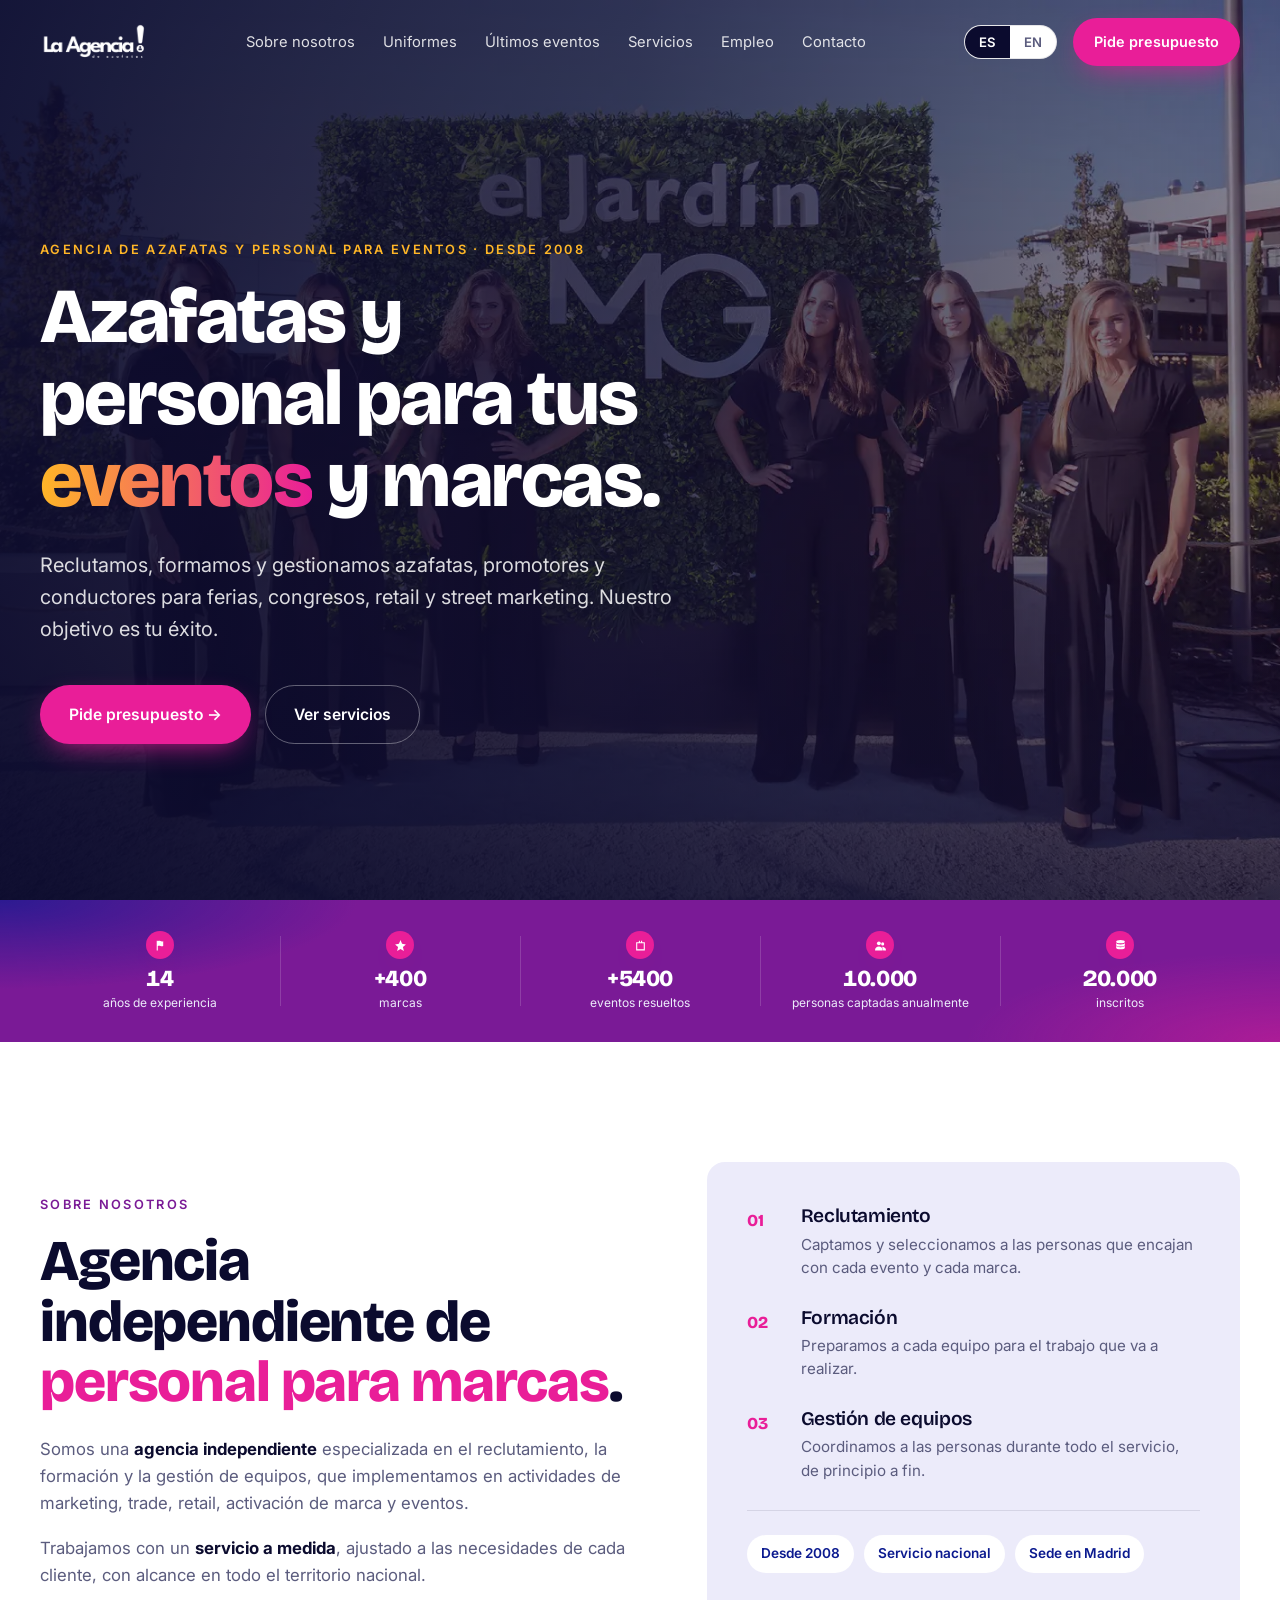
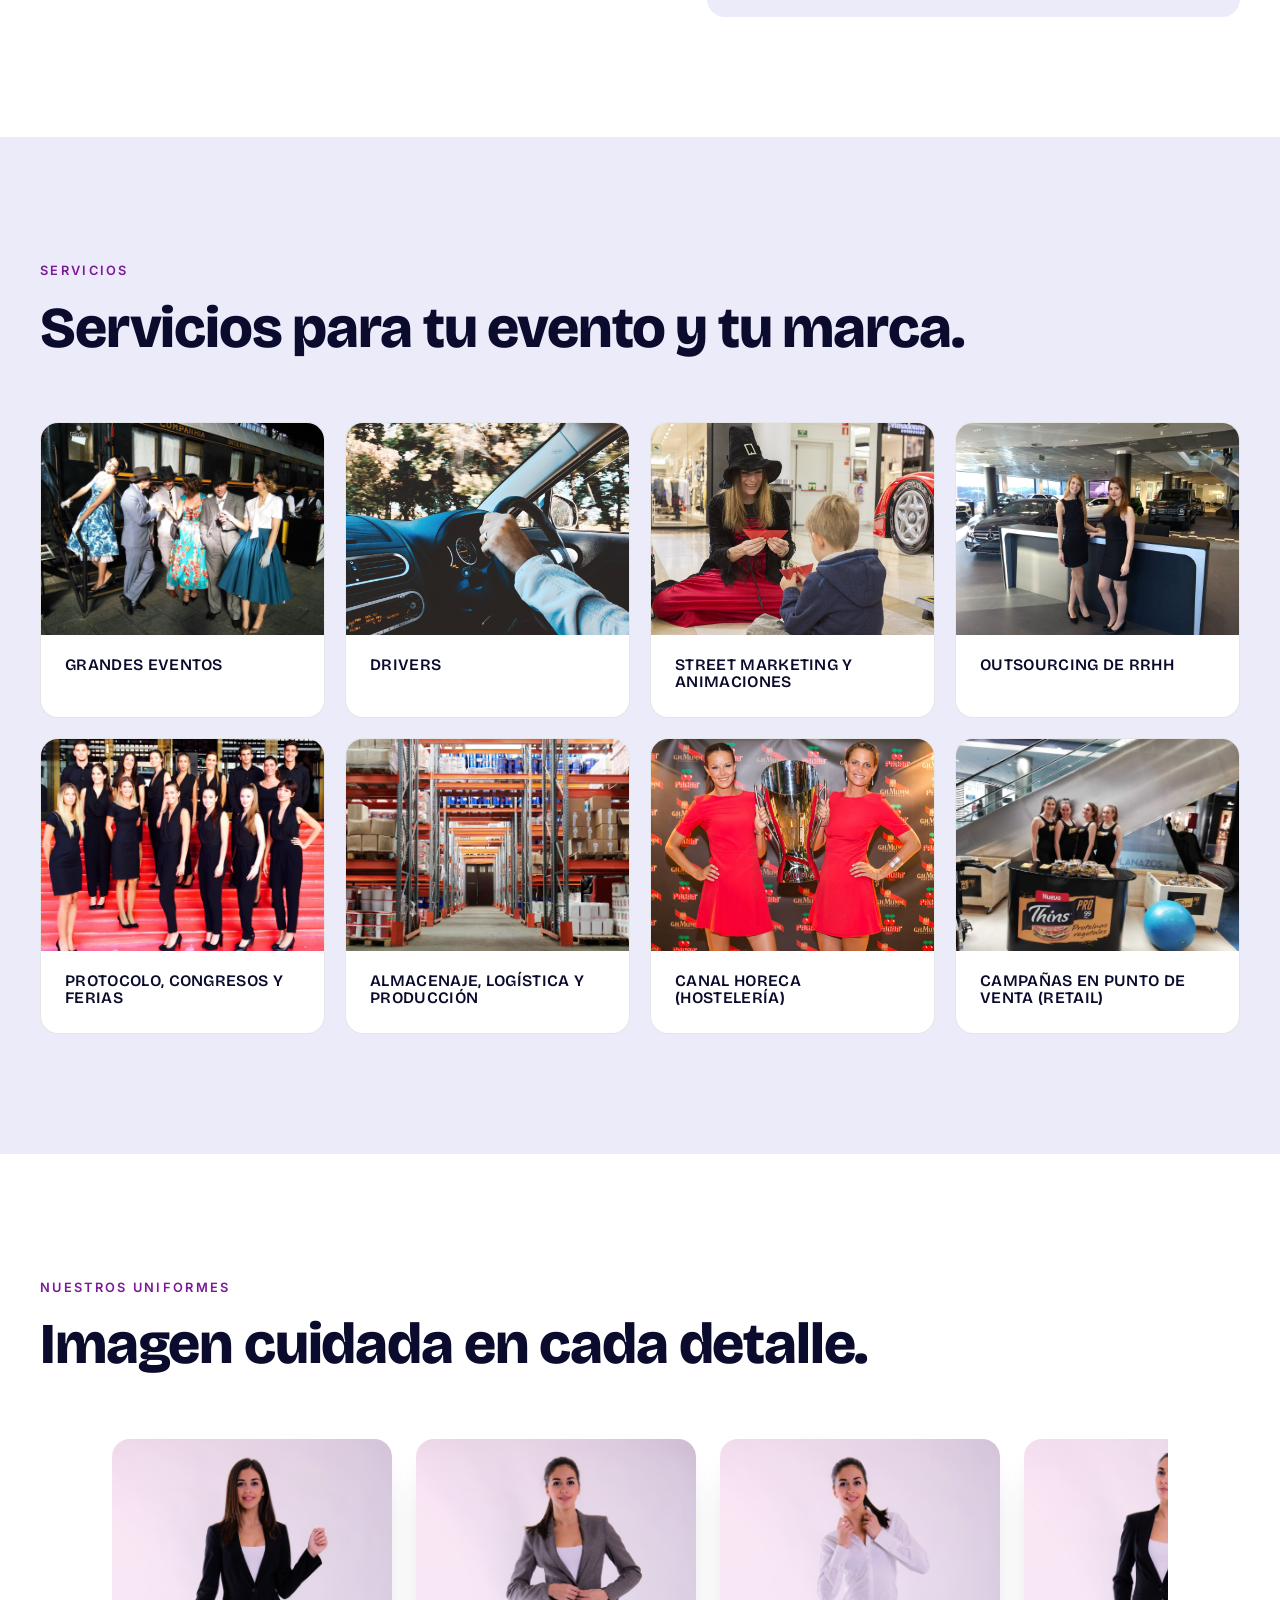
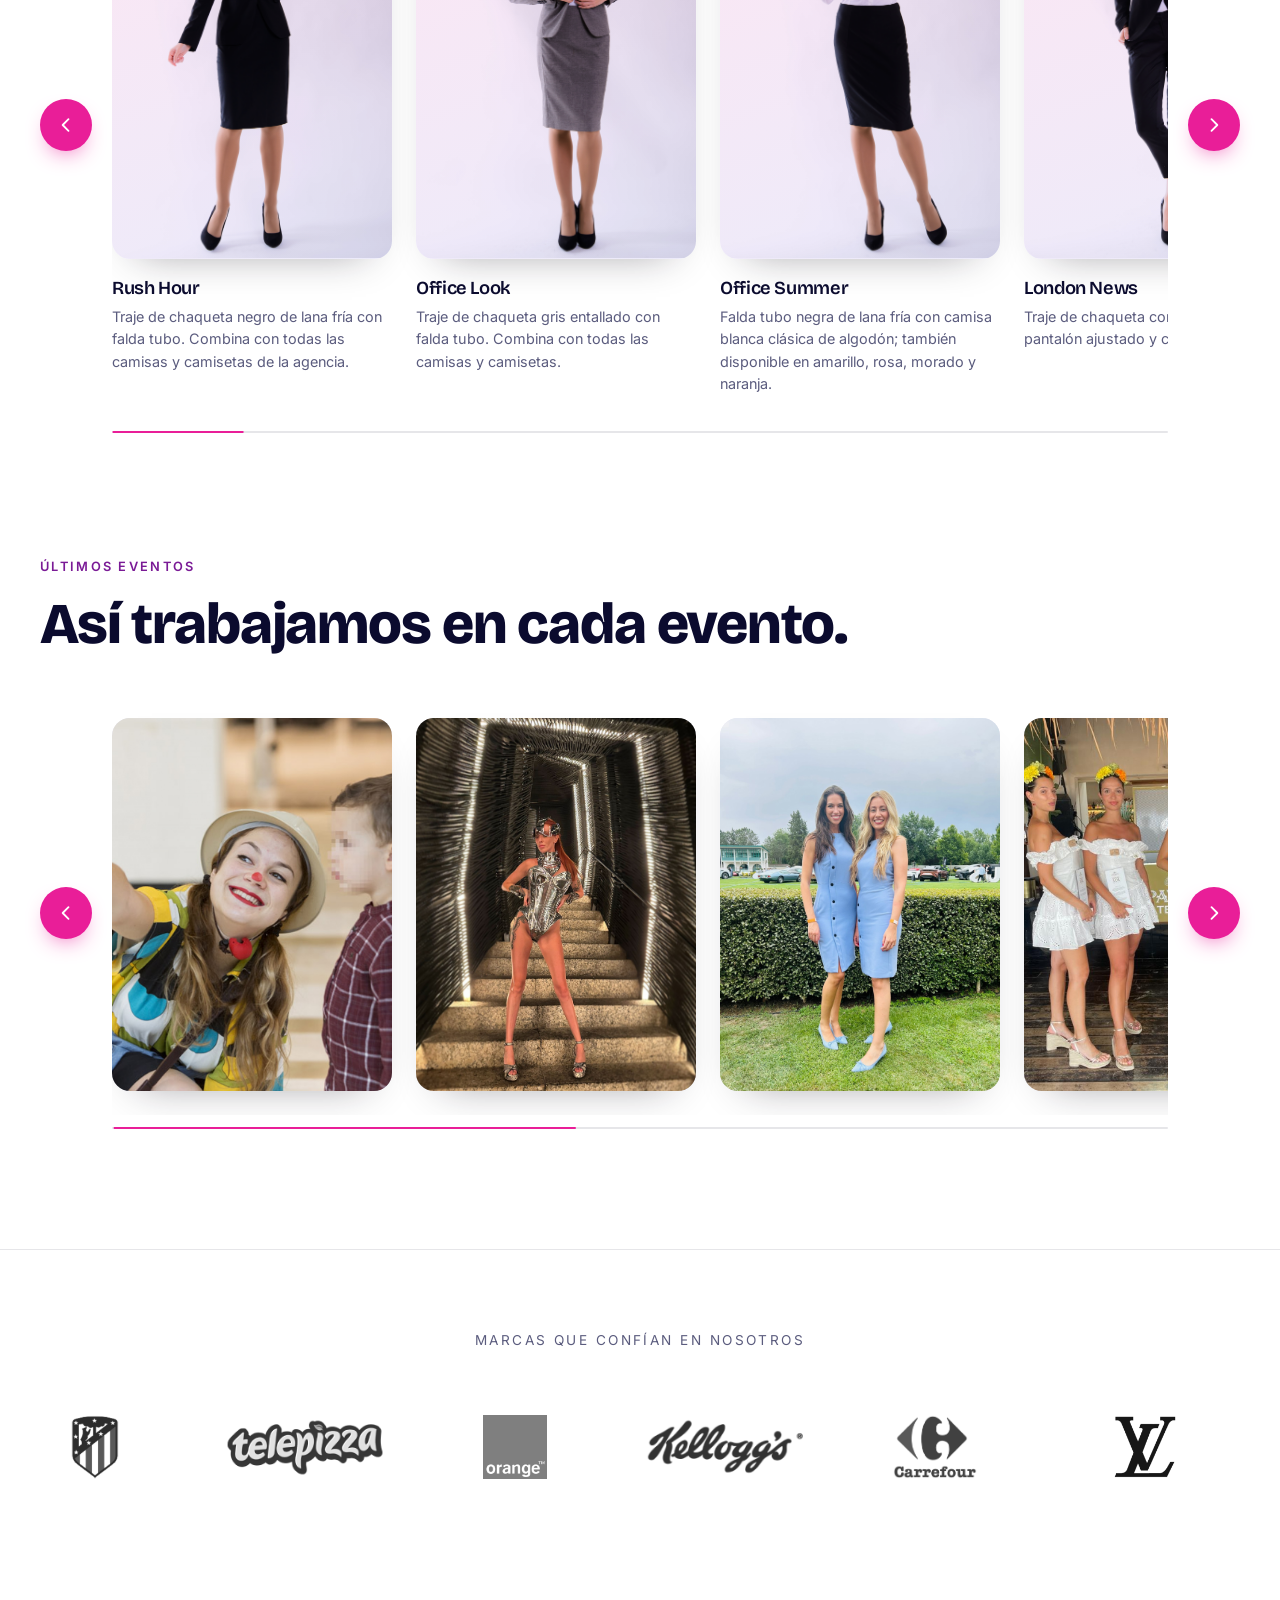
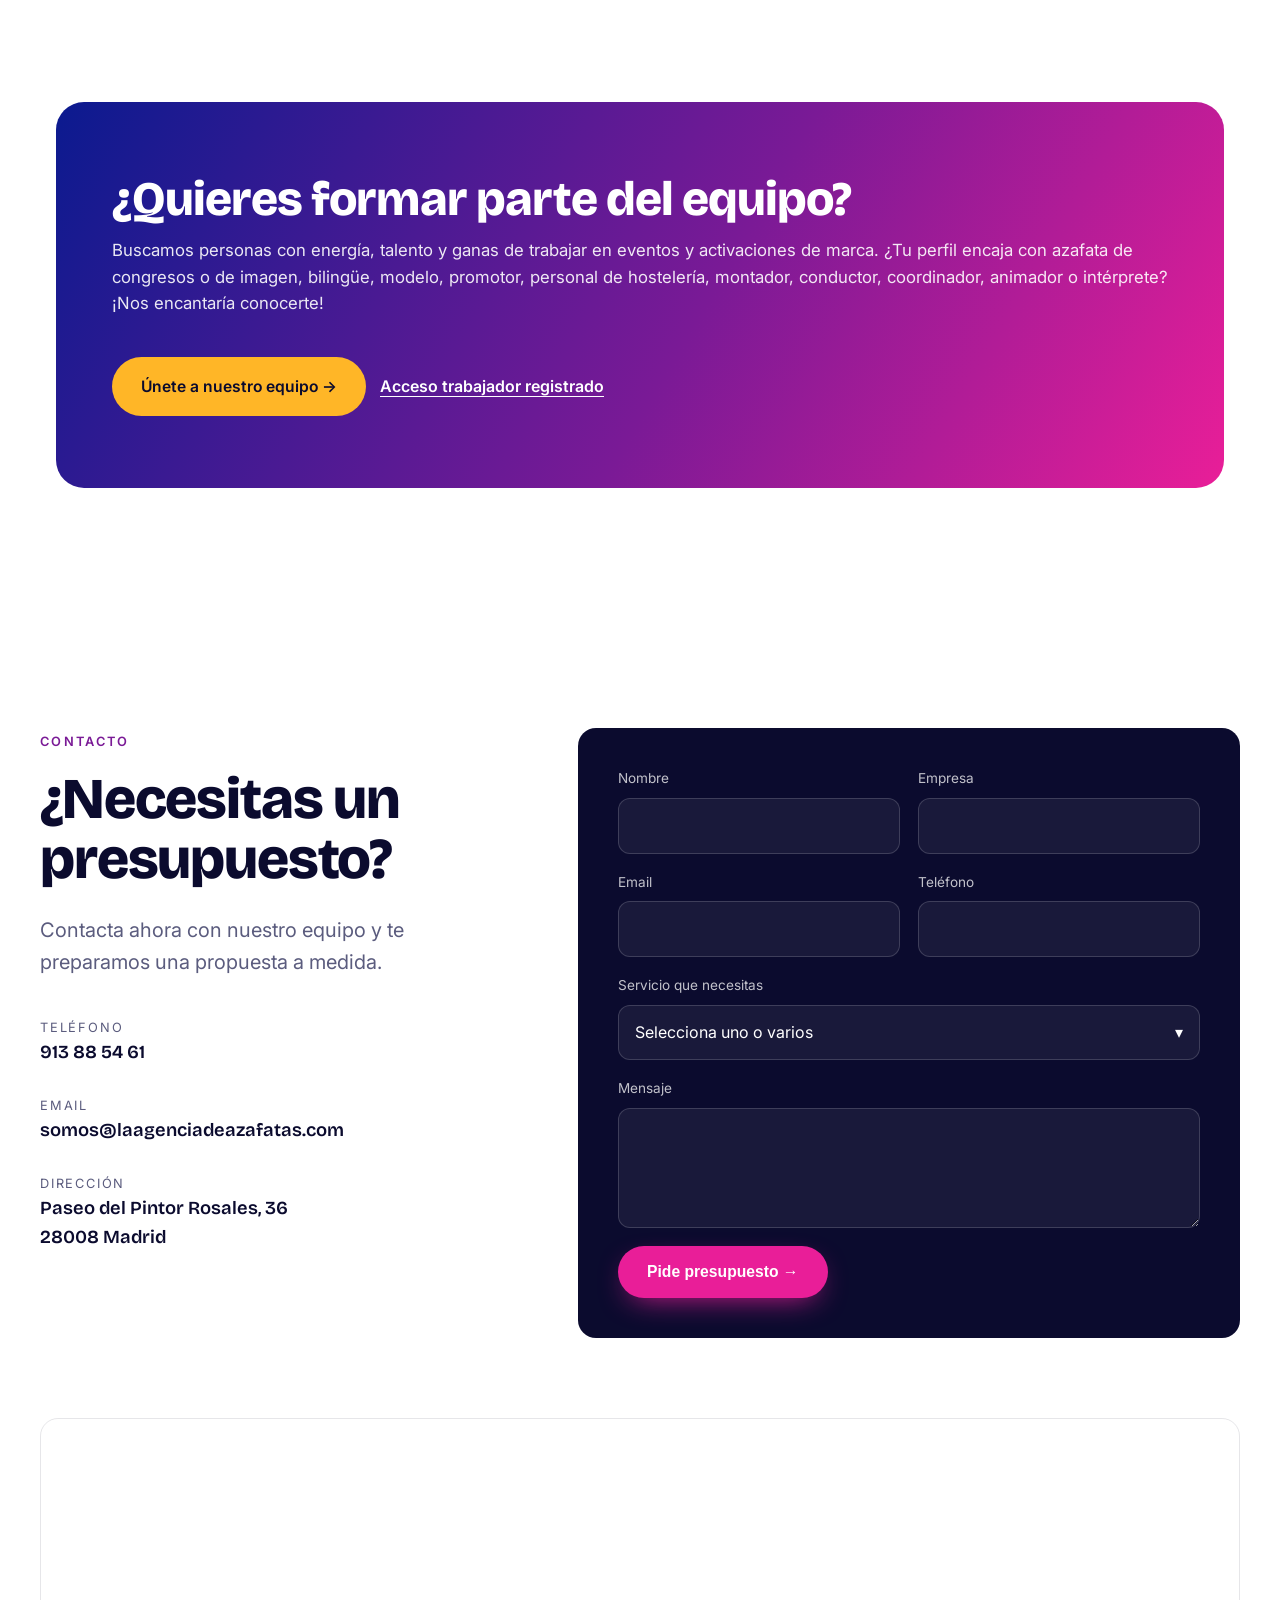
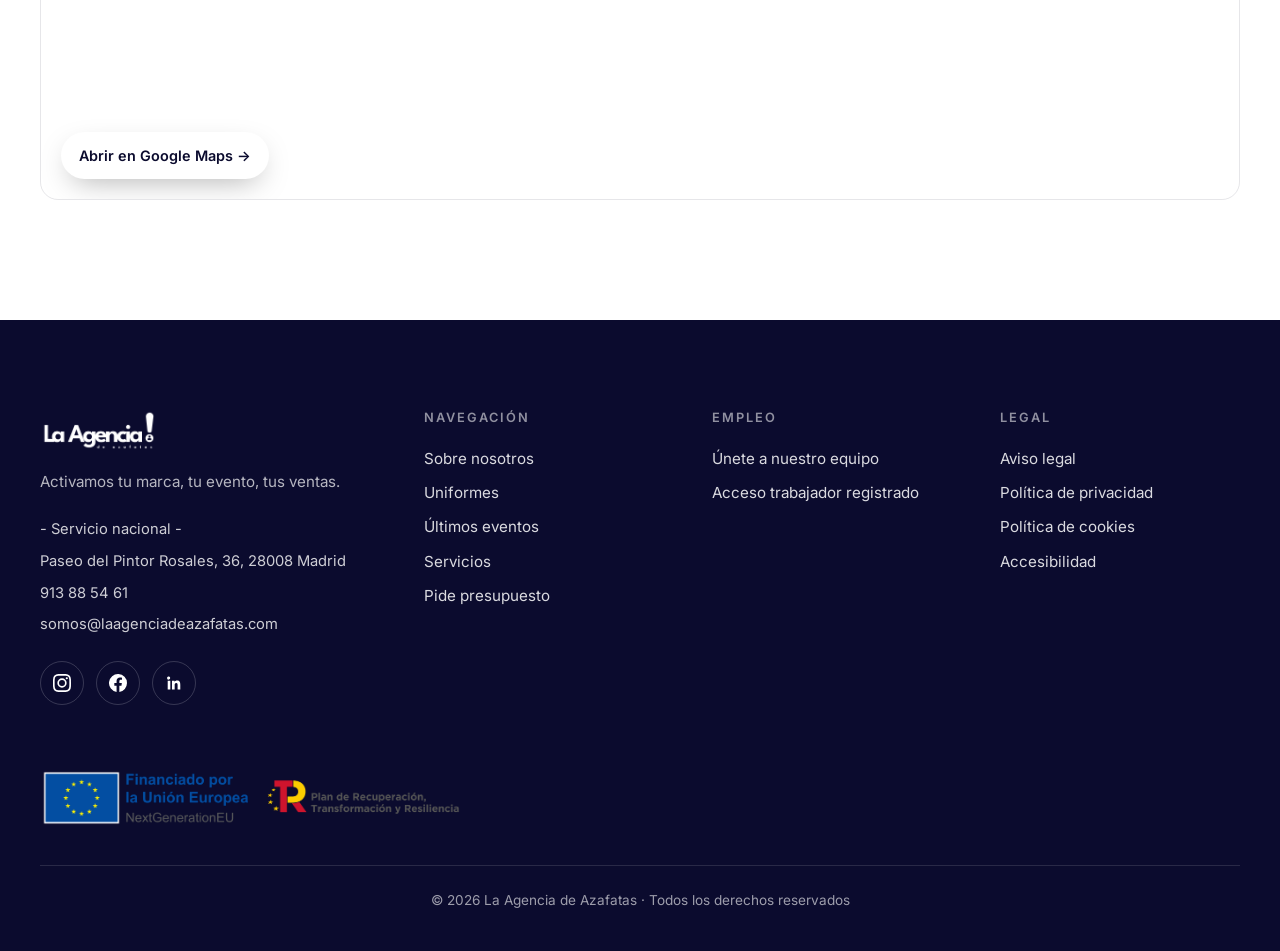
<file: index.html>
﻿<!DOCTYPE html>
<html lang="es-ES">
<head>
  <meta charset="UTF-8">
  <meta name="viewport" content="width=device-width, initial-scale=1.0">
  <title>La Agencia de Azafatas | Activamos tu marca, tu evento, tus ventas</title>
  <meta name="description" content="Agencia independiente de reclutamiento, formación y gestión de equipos para marketing, trade, retail, activación de marca y eventos. Desde 2008.">
  <link rel="icon" href="favicon.svg" type="image/svg+xml">
  <link rel="icon" href="favicon.png" type="image/png">
  <link rel="apple-touch-icon" href="favicon.png">
  <link rel="preconnect" href="https://fonts.googleapis.com">
  <link rel="preconnect" href="https://fonts.gstatic.com" crossorigin>
  <link href="https://fonts.googleapis.com/css2?family=Bricolage+Grotesque:opsz,wght@12..96,400;12..96,600;12..96,800&family=Inter:wght@400;500;600&display=swap" rel="stylesheet">
  <style>
    :root {
      --bg: #FFFFFF;
      --surface: #FFFFFF;
      --surface-2: #ECEBFA;
      --ink: #0B0B2E;
      --text: #0B0B2E;
      --muted: #5B5C7E;
      --indigo: #0B1A8F;
      --violet: #7A1A96;
      --accent: #E91E98;
      --accent-dark: #0B1A8F;
      --gold: #FFB627;
      --rose: #FDE6F3;
      --line: rgba(11, 11, 46, 0.10);
      --radius: 18px;
      --max: 1200px;
      --font-display: 'Bricolage Grotesque', system-ui, sans-serif;
      --font-body: 'Inter', system-ui, sans-serif;
    }

    * { margin: 0; padding: 0; box-sizing: border-box; }
    html { scroll-behavior: smooth; }
    body {
      background: var(--bg);
      color: var(--text);
      font-family: var(--font-body);
      line-height: 1.6;
      overflow-x: hidden;
    }
    img, svg { display: block; max-width: 100%; }
    a { color: inherit; text-decoration: none; }
    ::selection { background: var(--accent); color: #fff; }
    ::-webkit-scrollbar { width: 8px; }
    ::-webkit-scrollbar-track { background: var(--bg); }
    ::-webkit-scrollbar-thumb { background: var(--accent); border-radius: 4px; }

    .container { width: min(var(--max), calc(100% - 32px)); margin: 0 auto; }
    section { position: relative; padding: 120px 0; }

    .eyebrow {
      font-size: 0.8rem;
      letter-spacing: 0.18em;
      text-transform: uppercase;
      color: var(--violet);
      font-weight: 600;
      margin-bottom: 16px;
      display: inline-block;
    }
    h1, h2, h3 { font-family: var(--font-display); line-height: 1.05; letter-spacing: -0.02em; }
    h2 { font-size: clamp(2.2rem, 5vw, 3.6rem); font-weight: 800; margin-bottom: 24px; }
    h3 { font-size: 1.35rem; font-weight: 600; margin-bottom: 8px; }
    .lead { font-size: clamp(1.05rem, 1.6vw, 1.25rem); color: var(--muted); max-width: 640px; }

    .btn {
      display: inline-flex;
      align-items: center;
      gap: 10px;
      padding: 16px 28px;
      border-radius: 999px;
      font-weight: 600;
      font-size: 0.98rem;
      border: 1px solid transparent;
      transition: transform .3s ease, box-shadow .3s ease, background .3s ease, color .3s ease;
      cursor: pointer;
    }
    .btn-primary { background: var(--accent); color: #fff; box-shadow: 0 10px 30px -12px var(--accent); }
    .btn-primary:hover { transform: translateY(-3px); background: var(--accent-dark); }
    .btn-ghost { border-color: var(--line); color: var(--text); background: var(--surface); }
    .btn-ghost:hover { transform: translateY(-3px); border-color: var(--accent); color: var(--accent); }

    /* ---------- NAV ---------- */
    .nav {
      position: fixed;
      top: 0; left: 0; right: 0;
      z-index: 100;
      transition: background .4s ease, box-shadow .4s ease;
    }
    .nav.scrolled {
      background: color-mix(in srgb, var(--surface) 82%, transparent);
      backdrop-filter: blur(14px);
      -webkit-backdrop-filter: blur(14px);
      box-shadow: 0 1px 0 var(--line);
    }
    .nav-inner {
      display: flex;
      align-items: center;
      justify-content: space-between;
      gap: 24px;
      height: 84px;
    }
    .logo img { height: 42px; width: auto; }
    .nav-links { display: flex; align-items: center; gap: 28px; list-style: none; }
    .nav-links a { font-size: 0.92rem; color: var(--muted); transition: color .3s; }
    .nav-links a:hover { color: var(--accent); }
    .nav-right { display: flex; align-items: center; gap: 16px; }
    .lang {
      display: inline-flex;
      border: 1px solid var(--line);
      border-radius: 999px;
      overflow: hidden;
      background: var(--surface);
    }
    .lang button {
      background: none;
      border: none;
      padding: 8px 14px;
      font: 600 0.82rem var(--font-body);
      color: var(--muted);
      cursor: pointer;
      transition: background .3s, color .3s;
    }
    .lang button[aria-pressed="true"] { background: var(--ink); color: #fff; }
    .nav-cta { padding: 11px 20px; font-size: 0.9rem; }
    .menu-toggle {
      display: none;
      background: none;
      border: none;
      color: var(--text);
      font-size: 1.6rem;
      cursor: pointer;
      line-height: 1;
    }

    /* ---------- HERO ---------- */
    .hero {
      min-height: 100vh;
      min-height: 100svh;
      display: flex;
      flex-direction: column;
      justify-content: center;
      padding: 120px 0 40px;
      overflow: hidden;
    }
    .hero-bg {
      position: absolute;
      inset: -10% 0;
      background:
        radial-gradient(55% 50% at 85% 25%, color-mix(in srgb, var(--accent) 22%, transparent), transparent 70%),
        radial-gradient(45% 40% at 5% 90%, color-mix(in srgb, var(--accent) 10%, transparent), transparent 70%);
      z-index: -1;
      will-change: transform;
    }
    .hero h1 {
      font-size: clamp(2.025rem, 6.075vw, 5.0625rem);
      font-weight: 800;
      max-width: 14ch;
      margin-bottom: 28px;
    }
    .hero h1 em {
      font-style: normal;
      background: linear-gradient(90deg, var(--indigo), var(--accent));
      -webkit-background-clip: text;
      background-clip: text;
      color: transparent;
    }
    .hero-actions { display: flex; flex-wrap: wrap; gap: 14px; margin-top: 40px; }
    /* ---------- HERO CON VÍDEO EN BUCLE ---------- */
    .hero-video { position: relative; }
    #heroVideo {
      position: absolute;
      inset: 0;
      width: 100%;
      height: 100%;
      object-fit: cover;
    }
    .hero-shade {
      position: absolute;
      inset: 0;
      background:
        linear-gradient(90deg, rgba(11, 11, 46, 0.92) 0%, rgba(11, 11, 46, 0.72) 50%, rgba(11, 11, 46, 0.35) 100%),
        linear-gradient(0deg, rgba(11, 11, 46, 0.6) 0%, transparent 40%);
    }
    .hero-content { position: relative; z-index: 2; }
    .hero-video .eyebrow { color: var(--gold); }
    .hero-video h1 { color: #fff; }
    .hero-video h1 em {
      background: linear-gradient(90deg, var(--gold), var(--accent));
      -webkit-background-clip: text;
      background-clip: text;
      color: transparent;
    }
    .hero-video .lead { color: rgba(255, 255, 255, 0.85); }
    .hero-video .btn-ghost { background: transparent; color: #fff; border-color: rgba(255, 255, 255, 0.35); }
    .hero-video .btn-ghost:hover { color: var(--gold); border-color: var(--gold); }
    /* Barra transparente sobre el vídeo: logo y enlaces en blanco */
    .nav:not(.scrolled) .logo img { filter: brightness(0) invert(1); }
    .nav:not(.scrolled) .nav-links a { color: rgba(255, 255, 255, 0.85); }
    .nav:not(.scrolled) .nav-links a:hover { color: var(--gold); }
    .nav:not(.scrolled) .menu-toggle { color: #fff; }

    /* ---------- ABOUT ---------- */
    .about-grid {
      display: grid;
      grid-template-columns: 1.1fr 1fr;
      gap: 80px;
      align-items: center;
    }
    .about-text p + p { margin-top: 18px; }
    .about-text p { color: var(--muted); font-size: 1.05rem; }
    .about-text strong { color: var(--text); }
    .pillars {
      background: var(--surface-2);
      border-radius: var(--radius);
      padding: 44px 40px;
      display: grid;
      gap: 28px;
    }
    .pillar { display: flex; gap: 22px; align-items: flex-start; }
    .pillar-num {
      font-family: var(--font-display);
      font-size: 1.05rem;
      font-weight: 800;
      color: var(--accent);
      min-width: 32px;
      padding-top: 2px;
    }
    .pillar h3 { font-size: 1.2rem; margin-bottom: 6px; color: var(--ink); }
    .pillar p { color: var(--muted); font-size: 0.95rem; line-height: 1.55; margin: 0; }
    .pillar-facts {
      list-style: none;
      display: flex;
      flex-wrap: wrap;
      gap: 10px;
      padding-top: 24px;
      border-top: 1px solid var(--line);
    }
    .pillar-facts li {
      font-size: 0.85rem;
      font-weight: 600;
      color: var(--indigo);
      background: var(--surface);
      border-radius: 999px;
      padding: 8px 14px;
    }

    /* ---------- STATS BAND ---------- */
    .stats {
      background:
        radial-gradient(40% 90% at 0% 0%, color-mix(in srgb, var(--indigo) 70%, transparent), transparent 70%),
        radial-gradient(35% 90% at 100% 100%, color-mix(in srgb, var(--accent) 45%, transparent), transparent 70%),
        var(--violet);
      color: #fff;
      padding: 25px 0;
    }
    .stats-grid {
      list-style: none;
      display: grid;
      grid-template-columns: repeat(5, 1fr);
    }
    .stat {
      position: relative;
      text-align: center;
      padding: 6px 20px;
    }
    .stat + .stat::before {
      content: '';
      position: absolute;
      left: 0;
      top: 12%;
      bottom: 12%;
      width: 1px;
      background: rgba(255, 255, 255, 0.16);
    }
    .stat-icon {
      width: 28px;
      height: 28px;
      margin: 0 auto 8px;
      border-radius: 50%;
      display: grid;
      place-items: center;
      background: var(--accent);
      box-shadow: 0 10px 22px -12px var(--accent);
    }
    .stat-icon svg { width: 13px; height: 13px; fill: #fff; }
    .stat-num {
      font-family: var(--font-display);
      font-size: clamp(1.15rem, 1.8vw, 1.5rem);
      font-weight: 800;
      line-height: 1;
      letter-spacing: -0.02em;
      font-variant-numeric: tabular-nums;
    }
    .stat-label {
      margin-top: 4px;
      font-size: 0.75rem;
      line-height: 1.45;
      color: var(--surface-2);
    }
    .stat-clone { display: none; }
    @media (max-width: 1000px) {
      .stats-grid { grid-template-columns: repeat(3, 1fr); row-gap: 48px; }
      .stat + .stat::before { display: none; }
    }
    @media (max-width: 560px) {
      .stats { overflow: hidden; }
      .stats-grid {
        display: flex;
        width: max-content;
        animation: stats-loop 24s linear infinite;
      }
      .stat { flex: 0 0 200px; padding: 6px 28px; }
      .stat + .stat::before { display: block; }
      .stat-clone { display: block; }
      .stat-icon { width: 44px; height: 44px; margin-bottom: 10px; }
      .stat-icon svg { width: 20px; height: 20px; }
      .stat-num { font-size: 2.4rem; }
      .stat-label { margin-top: 6px; font-size: 0.95rem; }
    }
    @keyframes stats-loop {
      to { transform: translateX(-50%); }
    }

    /* ---------- SERVICES ---------- */
    .services { background: var(--surface-2); }
    .services-head { margin-bottom: 64px; }
    .services-grid {
      display: grid;
      grid-template-columns: repeat(auto-fit, minmax(260px, 1fr));
      gap: 20px;
      list-style: none;
    }
    .service-card {
      background: var(--surface);
      border: 1px solid var(--line);
      border-radius: var(--radius);
      overflow: hidden;
      transition: transform .5s cubic-bezier(.2,.8,.2,1), border-color .4s, box-shadow .5s;
    }
    .service-card:hover {
      transform: translateY(-8px);
      border-color: var(--accent);
      box-shadow: 0 24px 50px -24px color-mix(in srgb, var(--accent) 60%, transparent);
    }
    .service-img {
      position: relative;
      aspect-ratio: 4 / 3;
      overflow: hidden;
    }
    .service-img img {
      width: 100%;
      height: 100%;
      object-fit: cover;
      transition: transform .8s cubic-bezier(.2,.8,.2,1);
    }
    .service-card:hover .service-img img { transform: scale(1.06); }
    .service-body { padding: 22px 24px 26px; }
    .service-card h3 {
      font-size: 1rem;
      font-weight: 600;
      text-transform: uppercase;
      letter-spacing: 0.02em;
      margin-bottom: 0;
    }

    /* ---------- GALLERY PLACEHOLDERS ---------- */
    .gallery {
      display: grid;
      grid-template-columns: repeat(auto-fit, minmax(240px, 1fr));
      gap: 18px;
      margin-top: 56px;
      list-style: none;
    }
    .gallery li {
      aspect-ratio: 4 / 3;
      border-radius: var(--radius);
      background: linear-gradient(135deg, var(--surface-2), color-mix(in srgb, var(--accent) 18%, var(--surface-2)));
      border: 1px dashed color-mix(in srgb, var(--accent) 40%, transparent);
      display: grid;
      place-items: center;
      color: var(--muted);
      font-size: 0.85rem;
      text-align: center;
      padding: 16px;
    }

    .gallery li span {
      font-size: 0.8rem;
      background: var(--surface);
      padding: 6px 12px;
      border-radius: 999px;
    }
    .gallery li.has-photo {
      background-size: cover;
      background-position: center;
      border: none;
    }
    .gallery li.has-photo span { display: none; }

    /* ---------- CARRUSEL DE UNIFORMES ---------- */
    .uni-carousel {
      margin-top: 56px;
      display: grid;
      grid-template-columns: 52px minmax(0, 1fr) 52px;
      column-gap: 20px;
      align-items: center;
    }
    /* Las flechas quedan a los lados del carrusel, a la misma altura que las fotos */
    .uni-controls { display: contents; }
    .uni-controls .uni-btn:first-child { grid-column: 1; grid-row: 1; }
    .uni-controls .uni-btn:last-child { grid-column: 3; grid-row: 1; }
    .uni-track { grid-column: 2; grid-row: 1; min-width: 0; }
    .uni-progress { grid-column: 2; grid-row: 2; margin-top: 12px; }
    @media (max-width: 560px) {
      .uni-carousel { grid-template-columns: 40px minmax(0, 1fr) 40px; column-gap: 10px; }
      .uni-btn { width: 40px; height: 40px; flex-basis: 40px; }
      .uni-btn svg { width: 16px; height: 16px; }
    }
    .uni-btn {
      flex: 0 0 52px;
      width: 52px;
      height: 52px;
      padding: 0;
      display: grid;
      place-items: center;
      border: none;
      border-radius: 50%;
      background: var(--accent);
      color: #fff;
      cursor: pointer;
      box-shadow: 0 10px 24px -12px var(--accent);
      transition: transform .3s, box-shadow .3s;
    }
    .uni-btn svg { width: 20px; height: 20px; display: block; }
    .uni-btn:hover { transform: translateY(-2px); box-shadow: 0 16px 30px -12px var(--accent); }
    .uni-track {
      display: flex;
      gap: 24px;
      overflow-x: auto;
      scroll-snap-type: x mandatory;
      scroll-behavior: smooth;
      list-style: none;
      padding: 8px 4px 24px;
      scrollbar-width: none;
    }
    .uni-track::-webkit-scrollbar { display: none; }
    .uni-track:focus-visible { outline: 2px solid var(--accent); outline-offset: 4px; border-radius: var(--radius); }

    /* Servicios: cuadrícula en escritorio y carrusel con flechas en móvil */
    .services-carousel { display: block; }
    .services-carousel .uni-controls,
    .services-carousel .uni-progress { display: none; }
    .services-grid.uni-track {
      display: grid;
      grid-template-columns: repeat(auto-fit, minmax(260px, 1fr));
      gap: 20px;
      overflow: visible;
      padding: 0;
      scroll-snap-type: none;
    }
    @media (max-width: 560px) {
      .services-carousel {
        display: grid;
        grid-template-columns: 40px minmax(0, 1fr) 40px;
        column-gap: 10px;
        align-items: center;
      }
      .services-carousel .uni-controls { display: contents; }
      .services-carousel .uni-btn:first-child { grid-column: 1; grid-row: 1; }
      .services-carousel .uni-btn:last-child { grid-column: 3; grid-row: 1; }
      .services-grid.uni-track {
        grid-column: 2;
        grid-row: 1;
        display: flex;
        gap: 16px;
        min-width: 0;
        overflow-x: auto;
        scroll-snap-type: x mandatory;
        scroll-behavior: smooth;
        padding: 4px 2px 16px;
        scrollbar-width: none;
      }
      .services-grid.uni-track > li { flex: 0 0 82%; scroll-snap-align: start; }
      .services-carousel .uni-progress { display: block; grid-column: 2; grid-row: 2; margin-top: 12px; }
    }
    .uni-card {
      flex: 0 0 min(280px, 78vw);
      scroll-snap-align: start;
    }
    .uni-img {
      aspect-ratio: 3 / 4;
      border-radius: var(--radius);
      overflow: hidden;
      background: var(--surface-2);
      box-shadow: 0 18px 40px -26px rgba(20, 16, 26, .45);
    }
    .uni-img img {
      width: 100%;
      height: 100%;
      object-fit: cover;
      transition: transform .8s cubic-bezier(.2,.8,.2,1);
    }
    .uni-card:hover .uni-img img { transform: scale(1.05); }
    /* Prendas: se ve la figura completa sobre un fondo de color */
    .uni-img.is-garment {
      aspect-ratio: 2 / 3;
      background: linear-gradient(160deg, var(--rose), var(--surface-2));
    }
    .uni-img.is-garment img {
      object-fit: contain;
      mix-blend-mode: multiply;
    }
    .uni-name {
      font-size: 1.15rem;
      margin-top: 20px;
      transition: color .3s;
    }
    .uni-card:hover .uni-name { color: var(--accent); }
    .uni-desc {
      font-size: 0.9rem;
      color: var(--muted);
      margin-top: 8px;
      line-height: 1.55;
    }
    .uni-progress {
      height: 2px;
      background: var(--line);
      border-radius: 2px;
      overflow: hidden;
    }
    .uni-progress-fill {
      height: 100%;
      background: var(--accent);
      transition: transform .2s linear;
    }


    /* ---------- CLIENTS CAROUSEL ---------- */
    .clients { padding: 80px 0; border-top: 1px solid var(--line); overflow: hidden; }
    .clients-label {
      text-align: center;
      color: var(--muted);
      font-size: 0.85rem;
      letter-spacing: 0.18em;
      text-transform: uppercase;
      margin-bottom: 40px;
    }
    .carousel { overflow: hidden; }
    .carousel-track {
      display: flex;
      gap: 20px;
      width: max-content;
      animation: marquee 45s linear infinite;
      /* Los fondos blancos de los PNG se funden con el fondo de la página */
      mix-blend-mode: multiply;
    }
    .carousel:hover .carousel-track { animation-play-state: paused; }
    .logo-tile {
      flex: 0 0 auto;
      width: 190px;
      height: 110px;
      display: flex;
      align-items: center;
      justify-content: center;
    }
    .logo-tile img {
      display: block;
      height: 64px;
      width: auto;
      max-width: 160px;
      object-fit: contain;
      filter: grayscale(1);
      transition: filter .5s ease;
    }
    .logo-tile:hover img { filter: grayscale(0); }
    @keyframes marquee { to { transform: translateX(-50%); } }

    /* ---------- JOIN ---------- */
    .join {
      background: linear-gradient(120deg, var(--indigo), var(--violet) 55%, var(--accent));
      color: #fff;
      border-radius: 28px;
      padding: 72px 56px;
      display: flex;
      justify-content: space-between;
      align-items: center;
      gap: 40px;
      flex-wrap: wrap;
      margin: 0 auto;
      width: min(var(--max), calc(100% - 32px));
    }
    .join h2 { color: #fff; margin-bottom: 12px; font-size: clamp(2rem, 4vw, 3rem); }
    .join > div:first-child { flex: 1 1 100%; }
    .join p { font-size: 1.05rem; max-width: none; opacity: .9; }
    .join-actions { display: flex; flex-wrap: wrap; gap: 14px; align-items: center; }
    .join .btn { background: var(--gold); color: var(--ink); box-shadow: none; }
    .join .btn:hover { transform: translateY(-3px); filter: brightness(1.06); }
    .join .text-link { color: #fff; font-weight: 600; text-decoration: underline; text-underline-offset: 4px; }

    /* ---------- CONTACT ---------- */
    .contact-grid {
      display: grid;
      grid-template-columns: 1fr 1.1fr;
      gap: 60px;
    }
    .contact-info { display: grid; gap: 28px; margin-top: 40px; }
    .contact-item .label { font-size: 0.8rem; text-transform: uppercase; letter-spacing: .14em; color: var(--muted); }
    .contact-item a, .contact-item p { font-size: 1.15rem; font-family: var(--font-display); font-weight: 600; }
    .contact-item a:hover { color: var(--accent); }
    .form {
      background: var(--ink);
      border-radius: var(--radius);
      padding: 40px;
      display: grid;
      gap: 18px;
    }
    .form-row { display: grid; grid-template-columns: 1fr 1fr; gap: 18px; }
    .field { display: flex; flex-direction: column; gap: 8px; }
    .field label { font-size: 0.85rem; color: var(--muted); }
    .field input, .field select, .field textarea {
      background: var(--bg);
      border: 1px solid var(--line);
      border-radius: 12px;
      padding: 14px 16px;
      color: var(--text);
      font: inherit;
      transition: border-color .3s, box-shadow .3s;
    }
    .field textarea { min-height: 120px; resize: vertical; }
    .field input:focus, .field select:focus, .field textarea:focus {
      outline: none;
      border-color: var(--accent);
      box-shadow: 0 0 0 4px color-mix(in srgb, var(--accent) 18%, transparent);
    }
    .form .btn { justify-self: start; }
    .form .field .field-label { font-size: 0.85rem; color: rgba(255, 255, 255, 0.75); }
    .form .field input[type="checkbox"] {
      flex: 0 0 18px;
      width: 18px;
      height: 18px;
      padding: 0;
      margin: 0;
      background: transparent;
      border: 0;
      accent-color: var(--accent);
    }
    .multi summary {
      list-style: none;
      cursor: pointer;
      display: flex;
      justify-content: space-between;
      align-items: center;
      padding: 14px 16px;
      border-radius: 12px;
      background: rgba(255, 255, 255, 0.06);
      border: 1px solid rgba(255, 255, 255, 0.16);
      color: #fff;
      font-size: 1rem;
    }
    .multi summary::-webkit-details-marker { display: none; }
    .multi summary::after { content: '▾'; transition: transform .3s; }
    .multi[open] summary::after { transform: rotate(180deg); }
    .multi-list {
      display: grid;
      gap: 12px;
      margin-top: 8px;
      padding: 16px;
      border-radius: 12px;
      background: rgba(255, 255, 255, 0.06);
      border: 1px solid rgba(255, 255, 255, 0.16);
    }
    .form .multi-list label {
      display: flex;
      align-items: center;
      gap: 10px;
      color: #fff;
      font-size: 0.95rem;
      cursor: pointer;
    }
    .form .multi-list .multi-all {
      padding-bottom: 12px;
      border-bottom: 1px solid rgba(255, 255, 255, 0.14);
      font-weight: 600;
    }
    .form .field label { color: rgba(255, 255, 255, 0.75); }
    .form .field input, .form .field textarea {
      background: rgba(255, 255, 255, 0.06);
      border-color: rgba(255, 255, 255, 0.16);
      color: #fff;
    }

    .map {
      margin-top: 80px;
      border-radius: var(--radius);
      overflow: hidden;
      border: 1px solid var(--line);
      position: relative;
    }
    .map iframe { display: block; width: 100%; height: 380px; border: 0; filter: grayscale(.15); }
    .map-link {
      position: absolute;
      left: 20px;
      bottom: 20px;
      background: var(--surface);
      padding: 12px 18px;
      border-radius: 999px;
      font-weight: 600;
      font-size: 0.9rem;
      box-shadow: 0 10px 30px -10px rgba(0,0,0,.35);
    }
    .map-link:hover { color: var(--accent); }

    /* ---------- FOOTER ---------- */
    footer {
      background: var(--ink);
      color: #fff;
      padding: 88px 0 40px;
    }
    .footer-top {
      display: grid;
      grid-template-columns: 1.4fr 1fr 1fr 1fr;
      gap: 48px;
    }
    /* Versión en blanco del logo de color, para fondo oscuro */
    .footer-logo img { height: 46px; width: auto; filter: brightness(0) invert(1); }
    .footer-tagline { color: rgba(255,255,255,.7); margin-top: 16px; font-size: .95rem; max-width: 320px; }
    .footer-contact { margin-top: 24px; display: grid; gap: 8px; font-size: .92rem; color: rgba(255,255,255,.8); font-style: normal; }
    .footer-contact a:hover { color: var(--accent); }
    .footer-social { display: flex; gap: 12px; margin-top: 24px; }
    .footer-social a {
      width: 44px; height: 44px;
      border-radius: 50%;
      border: 1px solid rgba(255,255,255,.18);
      display: grid;
      place-items: center;
      transition: background .3s, border-color .3s, transform .3s;
    }
    .footer-social a:hover { background: var(--accent); border-color: var(--accent); transform: translateY(-3px); }
    .footer-social svg { width: 18px; height: 18px; fill: currentColor; }
    .footer-col h4 {
      font-family: var(--font-body);
      font-size: .8rem;
      letter-spacing: .16em;
      text-transform: uppercase;
      color: rgba(255,255,255,.55);
      margin-bottom: 18px;
      font-weight: 600;
    }
    .footer-col ul { list-style: none; display: grid; gap: 10px; font-size: .95rem; }
    .footer-col a { color: rgba(255,255,255,.85); transition: color .3s; }
    .footer-col a:hover { color: var(--accent); }

    .footer-eu { margin-top: 56px; }
    .footer-eu img { height: 72px; width: auto; border-radius: 10px; }

    .footer-legal {
      margin-top: 32px;
      padding-top: 24px;
      border-top: 1px solid rgba(255,255,255,.12);
      display: flex;
      justify-content: center;
      text-align: center;
      color: rgba(255,255,255,.6);
      font-size: .85rem;
    }
    .footer-legal nav ul { display: flex; flex-wrap: wrap; gap: 20px; list-style: none; }
    .footer-legal a:hover { color: var(--accent); }

    /* ---------- REVEAL ---------- */
    .reveal {
      opacity: 0;
      transform: translateY(40px);
      transition: opacity .9s cubic-bezier(.2,.8,.2,1), transform .9s cubic-bezier(.2,.8,.2,1);
      transition-delay: var(--d, 0s);
    }
    .reveal.visible { opacity: 1; transform: none; }
    .reveal-left { opacity: 0; transform: translateX(-60px); transition: opacity 1s ease, transform 1s cubic-bezier(.2,.8,.2,1); }
    .reveal-left.visible { opacity: 1; transform: none; }

    /* ---------- RESPONSIVE ---------- */
    @media (max-width: 1000px) {
      .footer-top { grid-template-columns: 1fr 1fr; }
    }
    @media (max-width: 900px) {
      section { padding: 90px 0; }
      .nav-links {
        position: fixed;
        inset: 84px 0 auto 0;
        flex-direction: column;
        align-items: stretch;
        gap: 0;
        background: var(--surface);
        border-bottom: 1px solid var(--line);
        padding: 12px 0;
        transform: translateY(-120%);
        transition: transform .4s ease;
        z-index: -1;
        box-shadow: 0 20px 40px -20px rgba(0,0,0,.2);
      }
      .nav-links.open { transform: none; }
      .nav-links:not(.open) { visibility: hidden; opacity: 0; }
      .nav-links li a { display: block; padding: 16px 24px; font-size: 1.05rem; color: var(--text); }
      .nav-cta { display: none; }
      .menu-toggle { display: block; }
      .about-grid, .contact-grid { grid-template-columns: 1fr; gap: 50px; }
      .join { padding: 48px 28px; }
    }
    @media (max-width: 560px) {
      .logo img { height: 30px; }
      .nav-right { gap: 8px; }
      .lang button { padding: 7px 10px; }
      .hero { min-height: auto; padding: 130px 0 90px; }
      .hero h1 { font-size: clamp(2.6rem, 12vw, 3.4rem); }
      .form { padding: 28px 22px; }
      .form-row { grid-template-columns: 1fr; }
      .hero-actions .btn { width: 100%; justify-content: center; }
      .footer-top { grid-template-columns: 1fr; }
      .map iframe { height: 300px; }
      .map-link { left: 12px; right: 12px; bottom: 12px; text-align: center; }
    }

    @media (prefers-reduced-motion: reduce) {
      *, *::before, *::after {
        animation-duration: 0.01ms !important;
        animation-iteration-count: 1 !important;
        transition-duration: 0.01ms !important;
        scroll-behavior: auto !important;
      }
      .reveal, .reveal-left { opacity: 1; transform: none; }
    }
  </style>
</head>
<body>

  <!-- NAV -->
  <header class="nav" id="nav">
    <div class="container nav-inner">
      <a href="#inicio" class="logo"><img src="logo-color.png" alt="La Agencia de Azafatas" data-i18n-alt="logoAlt"></a>
      <ul class="nav-links" id="navLinks">
        <li><a href="#sobre" data-i18n="navAbout">Sobre nosotros</a></li>
        <li><a href="#uniformes" data-i18n="navUniforms">Uniformes</a></li>
        <li><a href="#eventos" data-i18n="navEvents">Últimos eventos</a></li>
        <li><a href="#servicios" data-i18n="navServices">Servicios</a></li>
        <li><a href="#empleo" data-i18n="navJobs">Empleo</a></li>
        <li><a href="#contacto" data-i18n="navContact">Contacto</a></li>
      </ul>
      <div class="nav-right">
        <div class="lang" role="group" aria-label="Idioma">
          <button type="button" data-lang="es" aria-pressed="true">ES</button>
          <button type="button" data-lang="en" aria-pressed="false">EN</button>
        </div>
        <a href="#contacto" class="btn btn-primary nav-cta" data-i18n="navCta">Pide presupuesto</a>
        <button class="menu-toggle" id="menuToggle" aria-label="Abrir menú" aria-expanded="false">☰</button>
      </div>
    </div>
  </header>

  <!-- HERO -->
  <section class="hero hero-video" id="inicio">
    <video id="heroVideo" src="hero.mp4" poster="hero-poster.jpg" autoplay loop muted playsinline preload="auto" aria-hidden="true"></video>
    <div class="hero-shade"></div>
    <div class="container hero-content">
      <span class="eyebrow reveal" data-i18n="heroEyebrow">Agencia de azafatas y personal para eventos · Desde 2008</span>
      <h1 class="reveal" style="--d:.1s" data-i18n-html="heroTitle">Azafatas y personal para tus <em>eventos</em> y marcas.</h1>
      <p class="lead reveal" style="--d:.25s" data-i18n="heroLead">Reclutamos, formamos y gestionamos azafatas, promotores y conductores para ferias, congresos, retail y street marketing. Nuestro objetivo es tu éxito.</p>
      <div class="hero-actions reveal" style="--d:.4s">
        <a href="#contacto" class="btn btn-primary" data-i18n="heroCta1">Pide presupuesto →</a>
        <a href="#servicios" class="btn btn-ghost" data-i18n="heroCta2">Ver servicios</a>
      </div>
    </div>
  </section>

  <!-- BANDA DE CIFRAS -->
  <section class="stats" aria-label="Cifras clave">
    <ul class="container stats-grid">
      <li class="stat reveal">
        <span class="stat-icon"><svg viewBox="0 0 24 24" aria-hidden="true"><path d="M5 3h2v18H5zM7 4c4-2 6 2 10 0v9c-4 2-6-2-10 0z"/></svg></span>
        <div class="stat-num" data-to="14">14</div>
        <p class="stat-label" data-i18n="statYears">años de experiencia</p>
      </li>
      <li class="stat reveal" style="--d:.08s">
        <span class="stat-icon"><svg viewBox="0 0 24 24" aria-hidden="true"><path d="M12 2l2.9 6.9L22 10l-5.5 4.8L18.2 22 12 18.3 5.8 22l1.7-7.2L2 10l7.1-1.1z"/></svg></span>
        <div class="stat-num" data-to="400" data-prefix="+">+400</div>
        <p class="stat-label" data-i18n="statBrands">marcas</p>
      </li>
      <li class="stat reveal" style="--d:.16s">
        <span class="stat-icon"><svg viewBox="0 0 24 24" aria-hidden="true"><path d="M9 3h6v3h5v15H4V6h5zm2 0v3h2V3zM6 8v11h12V8z"/></svg></span>
        <div class="stat-num" data-to="5400" data-prefix="+">+5.400</div>
        <p class="stat-label" data-i18n="statEvents">eventos resueltos</p>
      </li>
      <li class="stat reveal" style="--d:.24s">
        <span class="stat-icon"><svg viewBox="0 0 24 24" aria-hidden="true"><circle cx="9" cy="8" r="3.5"/><circle cx="16" cy="9" r="2.8"/><path d="M2 20c0-3.6 3-6 7-6s7 2.4 7 6v1H2zM15 14.2c3.6.3 7 2.2 7 5.8v1h-5z"/></svg></span>
        <div class="stat-num" data-to="10000">10.000</div>
        <p class="stat-label" data-i18n="statPeople">personas captadas anualmente</p>
      </li>
      <li class="stat reveal" style="--d:.32s">
        <span class="stat-icon"><svg viewBox="0 0 24 24" aria-hidden="true"><ellipse cx="12" cy="5" rx="8" ry="3"/><path d="M4 7v4c0 1.7 3.6 3 8 3s8-1.3 8-3V7c0 1.7-3.6 3-8 3S4 8.7 4 7zm0 5v4c0 1.7 3.6 3 8 3s8-1.3 8-3v-4c0 1.7-3.6 3-8 3s-8-1.3-8-3z"/></svg></span>
        <div class="stat-num" data-to="20000">20.000</div>
        <p class="stat-label" data-i18n="statRegistered">inscritos</p>
      </li>
    </ul>
  </section>

  <!-- SOBRE NOSOTROS -->
  <section id="sobre">
    <div class="container about-grid">
      <div class="about-text reveal-left">
        <span class="eyebrow" data-i18n="aboutEyebrow">Sobre nosotros</span>
        <h2 data-i18n-html="aboutTitle">Agencia independiente de <span style="color:var(--accent)">personal para marcas</span>.</h2>
        <p data-i18n-html="aboutP1">Somos una <strong>agencia independiente</strong> especializada en el reclutamiento, la formación y la gestión de equipos, que implementamos en actividades de marketing, trade, retail, activación de marca y eventos.</p>
        <p data-i18n-html="aboutP2">Trabajamos con un <strong>servicio a medida</strong>, ajustado a las necesidades de cada cliente, con alcance en todo el territorio nacional.</p>
      </div>
      <div class="pillars reveal" style="--d:.2s">
        <div class="pillar">
          <span class="pillar-num">01</span>
          <div>
            <h3 data-i18n="pillar1Title">Reclutamiento</h3>
            <p data-i18n="pillar1Text">Captamos y seleccionamos a las personas que encajan con cada evento y cada marca.</p>
          </div>
        </div>
        <div class="pillar">
          <span class="pillar-num">02</span>
          <div>
            <h3 data-i18n="pillar2Title">Formación</h3>
            <p data-i18n="pillar2Text">Preparamos a cada equipo para el trabajo que va a realizar.</p>
          </div>
        </div>
        <div class="pillar">
          <span class="pillar-num">03</span>
          <div>
            <h3 data-i18n="pillar3Title">Gestión de equipos</h3>
            <p data-i18n="pillar3Text">Coordinamos a las personas durante todo el servicio, de principio a fin.</p>
          </div>
        </div>
        <ul class="pillar-facts">
          <li data-i18n="factSince">Desde 2008</li>
          <li data-i18n="factNational">Servicio nacional</li>
          <li data-i18n="factMadrid">Sede en Madrid</li>
        </ul>
      </div>
    </div>
  </section>

  <!-- SERVICIOS -->
  <section class="services" id="servicios">
    <div class="container">
      <div class="services-head">
        <span class="eyebrow reveal" data-i18n="servicesEyebrow">Servicios</span>
        <h2 class="reveal" style="--d:.1s" data-i18n="servicesTitle">Servicios para tu evento y tu marca.</h2>
      </div>
      <div class="uni-carousel services-carousel">
        <div class="uni-controls">
          <button class="uni-btn" type="button" data-dir="-1" aria-label="Anterior"><svg viewBox="0 0 24 24" aria-hidden="true"><path d="M15 5l-7 7 7 7" fill="none" stroke="currentColor" stroke-width="2.2" stroke-linecap="round" stroke-linejoin="round"/></svg></button>
          <button class="uni-btn" type="button" data-dir="1" aria-label="Siguiente"><svg viewBox="0 0 24 24" aria-hidden="true"><path d="M9 5l7 7-7 7" fill="none" stroke="currentColor" stroke-width="2.2" stroke-linecap="round" stroke-linejoin="round"/></svg></button>
        </div>
        <ul class="services-grid uni-track">
        <li class="service-card reveal" style="--d:0s"><div class="service-img"><img src="Servicios/2dbef56e07b8b94079e725188aee448a_56afbd3e3660d1237daa185cbe2c6636_img_3183.jfif" alt="" data-i18n-alt="s1" loading="lazy"></div><div class="service-body"><h3 data-i18n="s1">Grandes eventos</h3></div></li>
        <li class="service-card reveal" style="--d:.08s"><div class="service-img"><img src="Servicios/drivers.webp" alt="" data-i18n-alt="s2" loading="lazy"></div><div class="service-body"><h3 data-i18n="s2">Drivers</h3></div></li>
        <li class="service-card reveal" style="--d:.16s"><div class="service-img"><img src="Servicios/dad6a4a444bfcdfa9a07a460f5a446c1_ae077a4d389546cde4f3eadfffbea81b_animacion-ninos-territorio-imaginamarzo021.jpg" alt="" data-i18n-alt="s3" loading="lazy"></div><div class="service-body"><h3 data-i18n="s3">Street marketing y animaciones</h3></div></li>
        <li class="service-card reveal" style="--d:.24s"><div class="service-img"><img src="Servicios/4f998c57181d727a4e81d79d086694c2_0d776777053929d612ba3e28eebc1b85_37c231d5-fb4e-45c9-965f-49cd2b6014c3.jpg" alt="" data-i18n-alt="s4" loading="lazy"></div><div class="service-body"><h3 data-i18n="s4">Outsourcing de RRHH</h3></div></li>
        <li class="service-card reveal" style="--d:.32s"><div class="service-img"><img src="Servicios/8e1057552d34cbdee9947364d6325849_fad558e4d1cdb68506d2a5b330aaf5b7_congreso.jpg" alt="" data-i18n-alt="s5" loading="lazy"></div><div class="service-body"><h3 data-i18n="s5">Protocolo, congresos y ferias</h3></div></li>
        <li class="service-card reveal" style="--d:.4s"><div class="service-img"><img src="Servicios/03a4c4aa38fe58eb4256bb039677841d_8a8afc6dacc6ae47f18985584948cb28_pexels-tiger-lily-4483610-1-.jpg" alt="" data-i18n-alt="s6" loading="lazy"></div><div class="service-body"><h3 data-i18n="s6">Almacenaje, logística y producción</h3></div></li>
        <li class="service-card reveal" style="--d:.48s"><div class="service-img"><img src="Servicios/canalhoreca.webp" alt="" data-i18n-alt="s7" loading="lazy"></div><div class="service-body"><h3 data-i18n="s7">Canal HORECA (hostelería)</h3></div></li>
        <li class="service-card reveal" style="--d:.56s"><div class="service-img"><img src="Servicios/79c186d3df232aff1408634c3cb9a6cc_7f90228e8d027afab6ec1632c4a3d11f_promotoras-cc-el-saler-vlc-todas.jpg" alt="" data-i18n-alt="s8" loading="lazy"></div><div class="service-body"><h3 data-i18n="s8">Campañas en punto de venta (retail)</h3></div></li>
        </ul>
        <div class="uni-progress"><div class="uni-progress-fill"></div></div>
      </div>
    </div>
  </section>

  <!-- UNIFORMES -->
  <section id="uniformes">
    <div class="container">
      <span class="eyebrow reveal" data-i18n="uniEyebrow">Nuestros uniformes</span>
      <h2 class="reveal" style="--d:.1s" data-i18n="uniTitle">Imagen cuidada en cada detalle.</h2>
      <div class="uni-carousel reveal" style="--d:.2s">
        <div class="uni-controls">
          <button class="uni-btn" type="button" data-dir="-1" aria-label="Anterior"><svg viewBox="0 0 24 24" aria-hidden="true"><path d="M15 5l-7 7 7 7" fill="none" stroke="currentColor" stroke-width="2.2" stroke-linecap="round" stroke-linejoin="round"/></svg></button>
          <button class="uni-btn" type="button" data-dir="1" aria-label="Siguiente"><svg viewBox="0 0 24 24" aria-hidden="true"><path d="M9 5l7 7-7 7" fill="none" stroke="currentColor" stroke-width="2.2" stroke-linecap="round" stroke-linejoin="round"/></svg></button>
        </div>
        <ul class="uni-track" id="uniTrack"></ul>
        <div class="uni-progress"><div class="uni-progress-fill" id="uniFill"></div></div>
      </div>
    </div>
  </section>

  <!-- ÚLTIMOS EVENTOS -->
  <section id="eventos" style="padding-top:0">
    <div class="container">
      <span class="eyebrow reveal" data-i18n="eventsEyebrow">Últimos eventos</span>
      <h2 class="reveal" style="--d:.1s" data-i18n="eventsTitle">Así trabajamos en cada evento.</h2>
      <div class="uni-carousel reveal" style="--d:.2s">
        <div class="uni-controls">
          <button class="uni-btn" type="button" data-dir="-1" aria-label="Anterior"><svg viewBox="0 0 24 24" aria-hidden="true"><path d="M15 5l-7 7 7 7" fill="none" stroke="currentColor" stroke-width="2.2" stroke-linecap="round" stroke-linejoin="round"/></svg></button>
          <button class="uni-btn" type="button" data-dir="1" aria-label="Siguiente"><svg viewBox="0 0 24 24" aria-hidden="true"><path d="M9 5l7 7-7 7" fill="none" stroke="currentColor" stroke-width="2.2" stroke-linecap="round" stroke-linejoin="round"/></svg></button>
        </div>
        <ul class="uni-track">
          <li class="uni-card"><div class="uni-img"><img src="Eventos/anim2.jpg" alt="Evento de La Agencia de Azafatas" loading="lazy"></div></li>
          <li class="uni-card"><div class="uni-img"><img src="Eventos/BELVEDERE.jpeg" alt="Evento de La Agencia de Azafatas" loading="lazy"></div></li>
          <li class="uni-card"><div class="uni-img"><img src="Eventos/coches.jpeg" alt="Evento de La Agencia de Azafatas" loading="lazy"></div></li>
          <li class="uni-card"><div class="uni-img"><img src="Eventos/ibiza.jpeg" alt="Evento de La Agencia de Azafatas" loading="lazy"></div></li>
          <li class="uni-card"><div class="uni-img"><img src="Eventos/ibiza.jpg" alt="Evento de La Agencia de Azafatas" loading="lazy"></div></li>
          <li class="uni-card"><div class="uni-img"><img src="Eventos/palomitas.jpeg" alt="Evento de La Agencia de Azafatas" loading="lazy"></div></li>
          <li class="uni-card"><div class="uni-img"><img src="Eventos/retopelayo.jpg" alt="Evento de La Agencia de Azafatas" loading="lazy"></div></li>
          <li class="uni-card"><div class="uni-img"><img src="Eventos/SAMPLING-BRABANTE-27ABR17_azafata.jpg" alt="Evento de La Agencia de Azafatas" loading="lazy"></div></li>
        </ul>
        <div class="uni-progress"><div class="uni-progress-fill"></div></div>
      </div>
    </div>
  </section>

  <!-- CLIENTES -->
  <div class="clients" id="clientes">
    <p class="clients-label" data-i18n="clientsLabel">Marcas que confían en nosotros</p>
    <div class="carousel">
      <div class="carousel-track" id="clientsTrack"></div>
    </div>
  </div>

  <!-- EMPLEO -->
  <section id="empleo">
    <div class="container">
      <div class="join reveal">
        <div>
          <h2 data-i18n="joinTitle">¿Quieres formar parte del equipo?</h2>
          <p data-i18n="joinText">Buscamos personas con energía, talento y ganas de trabajar en eventos y activaciones de marca. ¿Tu perfil encaja con azafata de congresos o de imagen, bilingüe, modelo, promotor, personal de hostelería, montador, conductor, coordinador, animador o intérprete? ¡Nos encantaría conocerte!</p>
        </div>
        <div class="join-actions">
          <a href="https://laagenciadeazafatas.com/gestion/signin" class="btn" target="_blank" rel="noopener" data-i18n="joinCta">Únete a nuestro equipo →</a>
          <a href="https://laagenciadeazafatas.com/gestion" class="text-link" target="_blank" rel="noopener" data-i18n="joinLogin">Acceso trabajador registrado</a>
        </div>
      </div>
    </div>
  </section>

  <!-- CONTACTO -->
  <section id="contacto">
    <div class="container">
      <div class="contact-grid">
        <div class="reveal-left">
          <span class="eyebrow" data-i18n="contactEyebrow">Contacto</span>
          <h2 data-i18n="contactTitle">¿Necesitas un presupuesto?</h2>
          <p class="lead" data-i18n="contactLead">Contacta ahora con nuestro equipo y te preparamos una propuesta a medida.</p>
          <div class="contact-info">
            <div class="contact-item">
              <div class="label" data-i18n="labelPhone">Teléfono</div>
              <a href="tel:+34913885461">913 88 54 61</a>
            </div>
            <div class="contact-item">
              <div class="label">Email</div>
              <a href="mailto:somos@laagenciadeazafatas.com">somos@laagenciadeazafatas.com</a>
            </div>
            <div class="contact-item">
              <div class="label" data-i18n="labelAddress">Dirección</div>
              <p>Paseo del Pintor Rosales, 36<br>28008 Madrid</p>
            </div>
          </div>
        </div>

        <form class="form reveal" id="contactForm" style="--d:.15s">
          <div class="form-row">
            <div class="field">
              <label for="nombre" data-i18n="fName">Nombre</label>
              <input id="nombre" name="nombre" type="text" required>
            </div>
            <div class="field">
              <label for="empresa" data-i18n="fCompany">Empresa</label>
              <input id="empresa" name="empresa" type="text">
            </div>
          </div>
          <div class="form-row">
            <div class="field">
              <label for="email" data-i18n="fEmail">Email</label>
              <input id="email" name="email" type="email" required>
            </div>
            <div class="field">
              <label for="telefono" data-i18n="fPhone">Teléfono</label>
              <input id="telefono" name="telefono" type="tel">
            </div>
          </div>
          <div class="field">
            <span class="field-label" data-i18n="fService">Servicio que necesitas</span>
            <details class="multi">
              <summary data-i18n="fServicePick">Selecciona uno o varios</summary>
              <div class="multi-list">
                <label class="multi-all"><input type="checkbox" id="servicioTodos"><span data-i18n="fSelectAll">Seleccionar todos</span></label>
                <label><input type="checkbox" name="servicio" value="Azafatos de congresos"><span data-i18n="p1">Azafatos de congresos</span></label>
                <label><input type="checkbox" name="servicio" value="Azafatos de imagen"><span data-i18n="p2">Azafatos de imagen</span></label>
                <label><input type="checkbox" name="servicio" value="Azafatos bilingües"><span data-i18n="p3">Azafatos bilingües</span></label>
                <label><input type="checkbox" name="servicio" value="Modelos"><span data-i18n="p4">Modelos</span></label>
                <label><input type="checkbox" name="servicio" value="Promotores"><span data-i18n="p5">Promotores</span></label>
                <label><input type="checkbox" name="servicio" value="Personal de hostelería"><span data-i18n="p6">Personal de hostelería</span></label>
                <label><input type="checkbox" name="servicio" value="Montadores / técnicos"><span data-i18n="p7">Montadores / técnicos</span></label>
                <label><input type="checkbox" name="servicio" value="Conductores"><span data-i18n="p8">Conductores</span></label>
                <label><input type="checkbox" name="servicio" value="Coordinadores"><span data-i18n="p9">Coordinadores</span></label>
                <label><input type="checkbox" name="servicio" value="Animadores / actores"><span data-i18n="p10">Animadores / actores</span></label>
                <label><input type="checkbox" name="servicio" value="Intérpretes"><span data-i18n="p11">Intérpretes</span></label>
              </div>
            </details>
          </div>
          <div class="field">
            <label for="mensaje" data-i18n="fMessage">Mensaje</label>
            <textarea id="mensaje" name="mensaje"></textarea>
          </div>
          <button type="submit" class="btn btn-primary" data-i18n="fSubmit">Pide presupuesto →</button>
        </form>
      </div>

      <div class="map reveal">
        <iframe
          src="https://www.google.com/maps?q=Paseo+del+Pintor+Rosales+36,+28008+Madrid&amp;output=embed"
          loading="lazy"
          referrerpolicy="no-referrer-when-downgrade"
          title="La Agencia de Azafatas en Google Maps"></iframe>
        <a class="map-link" href="https://www.google.com/maps/search/?api=1&amp;query=Paseo+del+Pintor+Rosales+36+28008+Madrid" target="_blank" rel="noopener" data-i18n="mapLink">Abrir en Google Maps →</a>
      </div>
    </div>
  </section>

  <!-- FOOTER -->
  <footer>
    <div class="container">
      <div class="footer-top">
        <div>
          <a href="#inicio" class="footer-logo"><img src="logo-color.png" alt="La Agencia de Azafatas" data-i18n-alt="logoAlt"></a>
          <p class="footer-tagline" data-i18n="footerTagline">Activamos tu marca, tu evento, tus ventas.</p>
          <address class="footer-contact">
            <span data-i18n="footerServiceNational">- Servicio nacional -</span>
            <span>Paseo del Pintor Rosales, 36, 28008 Madrid</span>
            <a href="tel:+34913885461">913 88 54 61</a>
            <a href="mailto:somos@laagenciadeazafatas.com">somos@laagenciadeazafatas.com</a>
          </address>
          <div class="footer-social">
            <a href="https://www.instagram.com/laagenciadeazafatas/" target="_blank" rel="noopener" aria-label="Instagram">
              <svg viewBox="0 0 24 24"><path d="M12 2.2c3.2 0 3.6 0 4.8.1 3.3.1 4.8 1.7 4.9 4.9.1 1.3.1 1.6.1 4.8s0 3.6-.1 4.8c-.1 3.2-1.7 4.8-4.9 4.9-1.3.1-1.6.1-4.8.1s-3.6 0-4.8-.1c-3.3-.1-4.8-1.7-4.9-4.9C2.2 15.6 2.2 15.2 2.2 12s0-3.6.1-4.8C2.4 3.9 3.9 2.4 7.2 2.3 8.4 2.2 8.8 2.2 12 2.2zM12 0C8.7 0 8.3 0 7.1.1 2.7.3.3 2.7.1 7.1 0 8.3 0 8.7 0 12s0 3.7.1 4.9c.2 4.4 2.6 6.8 7 7 1.2.1 1.6.1 4.9.1s3.7 0 4.9-.1c4.4-.2 6.8-2.6 7-7 .1-1.2.1-1.6.1-4.9s0-3.7-.1-4.9c-.2-4.4-2.6-6.8-7-7C15.7 0 15.3 0 12 0zm0 5.8a6.2 6.2 0 100 12.4 6.2 6.2 0 000-12.4zM12 16a4 4 0 110-8 4 4 0 010 8zm6.4-11.8a1.4 1.4 0 100 2.9 1.4 1.4 0 000-2.9z"/></svg>
            </a>
            <a href="https://m.facebook.com/profile.php?id=100069416852133" target="_blank" rel="noopener" aria-label="Facebook">
              <svg viewBox="0 0 24 24"><path d="M24 12a12 12 0 10-13.9 11.9v-8.4H7.1V12h3V9.4c0-3 1.8-4.7 4.5-4.7 1.3 0 2.7.2 2.7.2v2.9h-1.5c-1.5 0-2 .9-2 1.9V12h3.3l-.5 3.5h-2.8v8.4A12 12 0 0024 12z"/></svg>
            </a>
            <a href="https://www.linkedin.com/company/la-agencia-de-azafatas" target="_blank" rel="noopener" aria-label="LinkedIn">
              <svg viewBox="0 0 24 24"><path d="M20.4 20.5h-3.6v-5.6c0-1.3 0-3-1.8-3s-2.1 1.4-2.1 2.9v5.7H9.3V9h3.4v1.6c.5-.9 1.6-1.8 3.4-1.8 3.6 0 4.3 2.4 4.3 5.5v6.2zM5.3 7.4a2.1 2.1 0 110-4.1 2.1 2.1 0 010 4.1zM7.1 20.5H3.6V9h3.5v11.5z"/></svg>
            </a>
          </div>
        </div>

        <div class="footer-col">
          <h4 data-i18n="footNavTitle">Navegación</h4>
          <ul>
            <li><a href="#sobre" data-i18n="navAbout">Sobre nosotros</a></li>
            <li><a href="#uniformes" data-i18n="navUniforms">Uniformes</a></li>
            <li><a href="#eventos" data-i18n="navEvents">Últimos eventos</a></li>
            <li><a href="#servicios" data-i18n="navServices">Servicios</a></li>
            <li><a href="#contacto" data-i18n="navBudget">Pide presupuesto</a></li>
          </ul>
        </div>

        <div class="footer-col">
          <h4 data-i18n="footJobsTitle">Empleo</h4>
          <ul>
            <li><a href="https://laagenciadeazafatas.com/gestion/signin" target="_blank" rel="noopener" data-i18n="joinCtaShort">Únete a nuestro equipo</a></li>
            <li><a href="https://laagenciadeazafatas.com/gestion" target="_blank" rel="noopener" data-i18n="joinLogin">Acceso trabajador registrado</a></li>
          </ul>
        </div>

        <div class="footer-col">
          <h4 data-i18n="footLegalTitle">Legal</h4>
          <ul>
            <li><a href="legal/aviso-legal.html" data-i18n="legalNotice">Aviso legal</a></li>
            <li><a href="legal/politica-de-privacidad.html" data-i18n="privacy">Política de privacidad</a></li>
            <li><a href="legal/politica-de-cookies.html" data-i18n="cookies">Política de cookies</a></li>
            <li><a href="legal/accesibilidad.html" data-i18n="accessibility">Accesibilidad</a></li>
          </ul>
        </div>
      </div>

      <!-- Financiación europea -->
      <div class="footer-eu">
        <img src="Union europeo.png" alt="Financiado por la Unión Europea" data-i18n-alt="euAlt" loading="lazy">
      </div>

      <div class="footer-legal">
        <span>© <span id="year">2026</span> La Agencia de Azafatas · <span data-i18n="rights">Todos los derechos reservados</span></span>
      </div>
    </div>
  </footer>

  <script>
    (function () {
      // ---------- TRADUCCIONES ----------
      const T = {
        es: {
          logoAlt: 'La Agencia de Azafatas',
          navAbout: 'Sobre nosotros', navUniforms: 'Uniformes', navEvents: 'Últimos eventos',
          navServices: 'Servicios', navJobs: 'Empleo', navContact: 'Contacto',
          navCta: 'Pide presupuesto', navBudget: 'Pide presupuesto',
          heroEyebrow: 'Agencia de azafatas y personal para eventos · Desde 2008',
          heroTitle: 'Azafatas y personal para tus <em>eventos</em> y marcas.',
          heroLead: 'Reclutamos, formamos y gestionamos azafatas, promotores y conductores para ferias, congresos, retail y street marketing. Nuestro objetivo es tu éxito.',
          heroCta1: 'Pide presupuesto →', heroCta2: 'Ver servicios',
          aboutEyebrow: 'Sobre nosotros',
          aboutTitle: 'Agencia independiente de <span style="color:var(--accent)">personal para marcas</span>.',
          aboutP1: 'Somos una <strong>agencia independiente</strong> especializada en el reclutamiento, la formación y la gestión de equipos, que implementamos en actividades de marketing, trade, retail, activación de marca y eventos.',
          aboutP2: 'Trabajamos con un <strong>servicio a medida</strong>, ajustado a las necesidades de cada cliente, con alcance en todo el territorio nacional.',
          pillar1Title: 'Reclutamiento', pillar1Text: 'Captamos y seleccionamos a las personas que encajan con cada evento y cada marca.',
          pillar2Title: 'Formación', pillar2Text: 'Preparamos a cada equipo para el trabajo que va a realizar.',
          pillar3Title: 'Gestión de equipos', pillar3Text: 'Coordinamos a las personas durante todo el servicio, de principio a fin.',
          factSince: 'Desde 2008', factNational: 'Servicio nacional', factMadrid: 'Sede en Madrid',
          statYears: 'años de experiencia', statBrands: 'marcas',
          statEvents: 'eventos resueltos', statPeople: 'personas captadas anualmente',
          statRegistered: 'inscritos',
          servicesEyebrow: 'Servicios', servicesTitle: 'Servicios para tu evento y tu marca.',
          s1: 'Grandes eventos', s2: 'Drivers', s3: 'Street marketing y animaciones', s4: 'Outsourcing de RRHH',
          s5: 'Protocolo, congresos y ferias', s6: 'Almacenaje, logística y producción',
          s7: 'Canal HORECA (hostelería)', s8: 'Campañas en punto de venta (retail)',
          uniEyebrow: 'Nuestros uniformes', uniTitle: 'Imagen cuidada en cada detalle.',
          eventsEyebrow: 'Últimos eventos', eventsTitle: 'Así trabajamos en cada evento.',
          photoPlaceholder: '[FOTO: sustituir por imagen real]',
          p1: 'Azafatos de congresos', p2: 'Azafatos de imagen', p3: 'Azafatos bilingües', p4: 'Modelos',
          p5: 'Promotores', p6: 'Personal de hostelería', p7: 'Montadores / técnicos', p8: 'Conductores',
          p9: 'Coordinadores', p10: 'Animadores / actores', p11: 'Intérpretes',
          clientsLabel: 'Marcas que confían en nosotros',
          joinTitle: '¿Quieres formar parte del equipo?',
          joinText: 'Buscamos personas con energía, talento y ganas de trabajar en eventos y activaciones de marca. ¿Tu perfil encaja con azafata de congresos o de imagen, bilingüe, modelo, promotor, personal de hostelería, montador, conductor, coordinador, animador o intérprete? ¡Nos encantaría conocerte!',
          joinCta: 'Únete a nuestro equipo →', joinCtaShort: 'Únete a nuestro equipo',
          joinLogin: 'Acceso trabajador registrado',
          contactEyebrow: 'Contacto', contactTitle: '¿Necesitas un presupuesto?',
          contactLead: 'Contacta ahora con nuestro equipo y te preparamos una propuesta a medida.',
          labelPhone: 'Teléfono', labelAddress: 'Dirección',
          fName: 'Nombre', fCompany: 'Empresa', fEmail: 'Email', fPhone: 'Teléfono',
          fService: 'Servicio que necesitas', fServicePick: 'Selecciona uno o varios', fSelectAll: 'Seleccionar todos',
          fMessage: 'Mensaje', fSubmit: 'Pide presupuesto →',
          mapLink: 'Abrir en Google Maps →',
          footerTagline: 'Activamos tu marca, tu evento, tus ventas.',
          footerServiceNational: '- Servicio nacional -',
          footNavTitle: 'Navegación', footJobsTitle: 'Empleo', footLegalTitle: 'Legal',
          legalNotice: 'Aviso legal', privacy: 'Política de privacidad',
          cookies: 'Política de cookies', accessibility: 'Accesibilidad',
          euAlt: 'Financiado por la Unión Europea · NextGenerationEU · Plan de Recuperación, Transformación y Resiliencia',
          rights: 'Todos los derechos reservados'
        },
        en: {
          logoAlt: 'La Agencia de Azafatas',
          navAbout: 'About us', navUniforms: 'Uniforms', navEvents: 'Recent events',
          navServices: 'Services', navJobs: 'Jobs', navContact: 'Contact',
          navCta: 'Request a quote', navBudget: 'Request a quote',
          heroEyebrow: 'Event staffing agency · Since 2008',
          heroTitle: 'Hostesses and staff for your <em>events</em> and brands.',
          heroLead: 'We recruit, train and manage hostesses, promoters and drivers for fairs, congresses, retail and street marketing. Your success is our goal.',
          heroCta1: 'Request a quote →', heroCta2: 'See services',
          aboutEyebrow: 'About us',
          aboutTitle: 'Independent staffing agency for <span style="color:var(--accent)">brands and events</span>.',
          aboutP1: 'We are an <strong>independent agency</strong> specialised in recruiting, training and managing teams, which we deploy in marketing, trade, retail, brand activation and events.',
          aboutP2: 'We offer a <strong>tailored service</strong>, adjusted to the needs of each client, with coverage across Spain.',
          pillar1Title: 'Recruitment', pillar1Text: 'We find and select the people who fit each event and each brand.',
          pillar2Title: 'Training', pillar2Text: 'We prepare every team for the work it is going to do.',
          pillar3Title: 'Team management', pillar3Text: 'We coordinate the people throughout the entire service, from start to finish.',
          factSince: 'Since 2008', factNational: 'National service', factMadrid: 'Based in Madrid',
          statYears: 'years of experience', statBrands: 'brands',
          statEvents: 'events delivered', statPeople: 'people recruited every year',
          statRegistered: 'registered candidates',
          servicesEyebrow: 'Services', servicesTitle: 'Services for your event and your brand.',
          s1: 'Large events', s2: 'Drivers', s3: 'Street marketing and animation', s4: 'HR outsourcing',
          s5: 'Protocol, congresses and trade fairs', s6: 'Storage, logistics and production',
          s7: 'HORECA channel (hospitality)', s8: 'Point-of-sale campaigns (retail)',
          uniEyebrow: 'Our uniforms', uniTitle: 'Carefully styled, down to the last detail.',
          eventsEyebrow: 'Recent events', eventsTitle: 'How we work at every event.',
          photoPlaceholder: '[PHOTO: replace with real image]',
          p1: 'Congress hostesses', p2: 'Image hostesses', p3: 'Bilingual hostesses', p4: 'Models',
          p5: 'Promoters', p6: 'Hospitality staff', p7: 'Assemblers / technicians', p8: 'Drivers',
          p9: 'Coordinators', p10: 'Entertainers / actors', p11: 'Interpreters',
          clientsLabel: 'Brands that trust us',
          joinTitle: 'Want to join the team?',
          joinText: 'We are looking for people with energy, talent and a drive to work on events and brand activations. Does your profile fit congress, image or bilingual hostess, model, promoter, hospitality staff, technician, driver, coordinator, entertainer or interpreter? We would love to meet you!',
          joinCta: 'Join our team →', joinCtaShort: 'Join our team',
          joinLogin: 'Registered worker login',
          contactEyebrow: 'Contact', contactTitle: 'Need a quote?',
          contactLead: 'Get in touch with our team and we will prepare a tailored proposal for you.',
          labelPhone: 'Phone', labelAddress: 'Address',
          fName: 'Name', fCompany: 'Company', fEmail: 'Email', fPhone: 'Phone',
          fService: 'Service you need', fServicePick: 'Select one or more', fSelectAll: 'Select all',
          fMessage: 'Message', fSubmit: 'Request a quote →',
          mapLink: 'Open in Google Maps →',
          footerTagline: 'We activate your brand, your event, your sales.',
          footerServiceNational: '- National service -',
          footNavTitle: 'Navigation', footJobsTitle: 'Jobs', footLegalTitle: 'Legal',
          legalNotice: 'Legal notice', privacy: 'Privacy policy',
          cookies: 'Cookie policy', accessibility: 'Accessibility',
          euAlt: 'Funded by the European Union · NextGenerationEU · Recovery and Resilience Plan',
          rights: 'All rights reserved'
        }
      };

      // ---------- IDIOMA ----------
      function applyLang(lang) {
        const dict = T[lang] || T.es;
        document.documentElement.lang = lang === 'en' ? 'en-GB' : 'es-ES';
        document.querySelectorAll('[data-i18n]').forEach(el => {
          const v = dict[el.dataset.i18n];
          if (v !== undefined) el.textContent = v;
        });
        document.querySelectorAll('[data-i18n-html]').forEach(el => {
          const v = dict[el.dataset.i18nHtml];
          if (v !== undefined) el.innerHTML = v;
        });
        document.querySelectorAll('[data-i18n-alt]').forEach(el => {
          const v = dict[el.dataset.i18nAlt];
          if (v !== undefined) el.alt = v;
        });
        document.querySelectorAll('.lang button').forEach(b => {
          b.setAttribute('aria-pressed', String(b.dataset.lang === lang));
        });
        document.title = lang === 'en'
          ? 'La Agencia de Azafatas | We activate your brand, your event, your sales'
          : 'La Agencia de Azafatas | Activamos tu marca, tu evento, tus ventas';
        buildClients(lang);
        buildUniforms(lang);
      }

      function getSavedLang() {
        try { return localStorage.getItem('lang'); } catch (e) { return null; }
      }
      function saveLang(lang) {
        try { localStorage.setItem('lang', lang); } catch (e) { /* sin almacenamiento */ }
      }

      document.querySelectorAll('.lang button').forEach(btn => {
        btn.addEventListener('click', () => {
          const lang = btn.dataset.lang;
          saveLang(lang);
          applyLang(lang);
        });
      });

      // ---------- CARRUSEL DE CLIENTES ----------
      const clients = [
        ['At_madrid_logo.png', 'Atlético de Madrid'],
        ['telepizza_logo.png', 'Telepizza'],
        ['orange_logo.png', 'Orange'],
        ['kellogg-s-red_logo.png', 'Kellogg\'s'],
        ['carrefour_logo.png', 'Carrefour'],
        ['LV_logo.png', 'LV'],
        ['rtve_logo.png', 'RTVE'],
        ['mercedes_logo.png', 'Mercedes-Benz'],
        ['brugal_logo.png', 'Brugal'],
        ['momentum_logo.png', 'Momentum'],
        ['mahou_logo.png', 'Mahou'],
        ['unode50_logo.png', 'Uno de 50'],
        ['swatch_logo.png', 'Swatch Group'],
        ['tommy-hilfiger_logo.png', 'Tommy Hilfiger'],
        ['lg_logo.png', 'LG']
      ];
      function buildClients(lang) {
        const track = document.getElementById('clientsTrack');
        if (!track) return;
        // Se pintan dos veces para que el bucle sea continuo
        const tiles = clients.concat(clients).map(([file, name], i) => {
          const hidden = i >= clients.length ? ' aria-hidden="true"' : '';
          return `<div class="logo-tile"${hidden}><img src="logos/${file}" alt="${name}" loading="lazy"></div>`;
        }).join('');
        track.innerHTML = tiles;
      }

      // ---------- CARRUSEL DE UNIFORMES ----------
      const UNIFORMS = [
        { file: 'RUSHHOUR.webp', name: 'Rush Hour',
          es: 'Traje de chaqueta negro de lana fría con falda tubo. Combina con todas las camisas y camisetas de la agencia.',
          en: 'Black wool-blend suit jacket with pencil skirt. Pairs with all of the agency\'s shirts and tops.' },
        { file: 'OFFICELOOK.webp', name: 'Office Look',
          es: 'Traje de chaqueta gris entallado con falda tubo. Combina con todas las camisas y camisetas.',
          en: 'Fitted grey suit jacket with pencil skirt. Pairs with all shirts and tops.' },
        { file: 'OFFICESUMMER.webp', name: 'Office Summer',
          es: 'Falda tubo negra de lana fría con camisa blanca clásica de algodón; también disponible en amarillo, rosa, morado y naranja.',
          en: 'Black wool-blend pencil skirt with classic white cotton shirt; also available in yellow, pink, purple and orange.' },
        { file: 'LONDONNEWS.webp', name: 'London News',
          es: 'Traje de chaqueta con americana negra, pantalón ajustado y camiseta blanca.',
          en: 'Suit with black blazer, slim-fit trousers and white tee.' },
        { file: 'SHIPCOCTEL.webp', name: 'Ship Cóctel',
          es: 'Vestido de cóctel negro con cuello barco y ajuste en la cintura.',
          en: 'Black cocktail dress with boat neckline and waist fit.' },
        { file: 'TRENDYSTEPS.webp', name: 'Trendy Steps',
          es: 'Conjunto de falda tubo y jersey negro de cuello pico, con versión de cuello alto.',
          en: 'Pencil skirt and black V-neck jumper set, also available in a high-neck version.' },
        { file: 'WHITESUMMER.webp', name: 'White Summer',
          es: 'Traje de chaqueta blanco deportivo. Combina con todas las camisas y camisetas; el calzado tiene colores a consultar.',
          en: 'Sporty white suit jacket. Pairs with all shirts and tops; footwear colours on request.' },
        { file: 'SATINCARAMEL.webp', name: 'Satin Caramel',
          es: 'Blusa de satén de manga corta con lazada al cuello. Combina con todas las faldas y pantalones.',
          en: 'Short-sleeve satin blouse with neck tie. Pairs with all skirts and trousers.' },
        { file: 'GOLDCOCTEL.webp', name: 'Gold Cóctel',
          es: 'Pichi negro de cuello caja con cinturón beige de detalle dorado. Combina con los fajines y cinturones de la agencia.',
          en: 'Black box-neck cocktail pinafore with beige belt and gold detail. Pairs with the agency\'s sashes and belts.' },
        { file: 'BEIGEBLAZER.webp', name: 'Beige Blazer',
          es: 'Chaqueta torera beige. Combina con todos los uniformes.',
          en: 'Beige bolero jacket. Pairs with all uniforms.' },
        { file: 'SATINDRESS.webp', name: 'Satin Dress',
          es: 'Vestido holgado de satén negro discreto, con cuello caja y cinturón negro.',
          en: 'Loose, understated black satin dress with box neckline and black belt.' },
        { file: 'ASIANSTYLE.webp', name: 'Asian Style',
          es: 'Vestido negro elegante con cuello mao y manga corta. Combina con las prendas de abrigo.',
          en: 'Elegant black dress with mandarin collar and short sleeves. Pairs with outerwear.' },
        { file: 'BLUEMOON.webp', name: 'Blue Moon',
          es: 'Vestido de cóctel de satén azul eléctrico con escote y espalda en pico.',
          en: 'Electric blue satin cocktail dress with V neckline and V back.' },
        { file: 'BEAUTYCOCTEL.webp', name: 'Beauty Cóctel',
          es: 'Vestido elegante de tela de crepe en rojo vivo.',
          en: 'Elegant bright red crepe dress.' },
        { file: 'PARISRED.webp', name: 'Paris Red',
          es: 'Vestido de algodón rojo intenso, de manga tres cuartos y corte ceñido.',
          en: 'Deep red cotton dress with three-quarter sleeves and fitted cut.' },
        { file: 'REDSUMMER.webp', name: 'Red Summer',
          es: 'Vestido de algodón rojo intenso con escote asimétrico y cinturón a juego.',
          en: 'Deep red cotton dress with asymmetric neckline and matching belt.' },
        { file: 'NIGHTFLIGTHSKIRT.webp', name: 'Night Flight Skirt',
          es: 'Falda de vuelo con crop top de crepe. Combina con camisetas, camisas, prendas de abrigo y calzado.',
          en: 'Flared skirt with crepe crop top. Pairs with tops, shirts, outerwear and footwear.' },
        { file: 'FLYSKIRT.webp', name: 'Flight Skirt',
          es: 'Falda de vuelo con top de tela de camisa.',
          en: 'Flared skirt with shirt-fabric top.' },
        { file: 'NEWCONGRESS.webp', name: 'New Congress',
          es: 'Pichi marrón con cinturón negro. Combina con todas las prendas.',
          en: 'Brown pinafore with black belt. Pairs with all garments.' },
        { file: 'CHIFFONCOCTEL.webp', name: 'Chiffon Cóctel',
          es: 'Vestido de cóctel con cuello caja y falda de doble capa.',
          en: 'Cocktail dress with box neckline and double-layer skirt.' },
        { file: 'ONEPIECEDIAMOND.webp', name: 'One-Piece Diamond',
          es: 'Mono negro con parte superior de seda y pantalón de lana fría. Va bien con la americana negra del mismo tejido.',
          en: 'Black jumpsuit with silk top and wool-blend trousers. Works well with the black blazer in the same fabric.' },
        { file: 'ROCKSTAR.webp', name: 'Rock Star',
          es: 'Cazadora de cuero a la cintura. Va bien con todos los looks de pantalón.',
          en: 'Waist-length leather jacket. Works well with all trouser looks.' },
        { file: 'CASUALSPRING.webp', name: 'Casual Spring',
          es: 'Vestido negro de algodón con manga francesa y escote pronunciado en pico.',
          en: 'Black cotton dress with French sleeves and deep V neckline.' },
        { file: 'WINTERHUG.webp', name: 'Winter Hug',
          es: 'Abrigo de lana tipo casaca con dos líneas de botones. Combina con todos los looks.',
          en: 'Wool-blend military-style coat with two button rows. Pairs with all looks.' },
        { file: 'FLOWEREDSTAFF.webp', name: 'Flowered Staff',
          es: 'Pantalón estampado y camisa verde de crepe, también en blanco. Se combina con alpargatas de cuña beige.',
          en: 'Printed trousers and green crepe shirt, also available in white. Pairs with beige wedge espadrilles.' },
        { file: 'URBANDREAMS.webp', name: 'Urban Dreams',
          es: 'Vaqueros ajustados y camisas o polos blancos, que se pueden personalizar para cada cliente.',
          en: 'Slim-fit jeans with white shirts or polo shirts, customisable for each client.' },
        { file: 'DENIMLOOK.webp', name: 'Denim Look',
          es: 'Pantalón negro pitillo, botas altas de ante negro (también en marrón) y cazadora vaquera.',
          en: 'Black skinny trousers, black suede knee-high boots (also in brown) and denim jacket.' },
        { file: 'HUNTINGCLOTHING.webp', name: 'Hunting Clothing',
          es: 'Pantalón beige pitillo, chaqueta verde de caza y botas de ante marrón sin tacón.',
          en: 'Beige skinny trousers, green hunting jacket and flat brown suede boots.' }
      ];

      const uniTrack = document.getElementById('uniTrack');

      function updateProgress(carousel) {
        const track = carousel.querySelector('.uni-track');
        const fill = carousel.querySelector('.uni-progress-fill');
        if (!track || !fill) return;
        const ratio = track.clientWidth / track.scrollWidth;
        const max = track.scrollWidth - track.clientWidth;
        const pos = max > 0 ? track.scrollLeft / max : 0;
        fill.style.width = (ratio * 100) + '%';
        fill.style.transform = `translateX(${pos * (100 / ratio - 100)}%)`;
      }

      function updateAllProgress() {
        document.querySelectorAll('.uni-carousel').forEach(updateProgress);
      }

      function buildUniforms(lang) {
        if (!uniTrack) return;
        uniTrack.innerHTML = UNIFORMS.map(u => `
          <li class="uni-card">
            <div class="uni-img is-garment"><img src="Uniformes/${u.file}" alt="${u.name}" loading="lazy"></div>
            <h3 class="uni-name">${u.name}</h3>
            <p class="uni-desc">${lang === 'en' ? u.en : u.es}</p>
          </li>`).join('');
        updateProgress(uniTrack.closest('.uni-carousel'));
      }

      document.querySelectorAll('.uni-carousel').forEach(carousel => {
        const track = carousel.querySelector('.uni-track');
        carousel.querySelectorAll('.uni-btn').forEach(btn => {
          btn.addEventListener('click', () => {
            const card = track.querySelector('li');
            const step = card ? card.offsetWidth + 24 : 300;
            track.scrollBy({ left: step * Number(btn.dataset.dir), behavior: 'smooth' });
          });
        });
        track.addEventListener('scroll', () => updateProgress(carousel), { passive: true });
      });
      window.addEventListener('resize', updateAllProgress);
      window.addEventListener('load', updateAllProgress);

      // ---------- CONTADORES DE LA BANDA DE CIFRAS ----------
      if (!window.matchMedia('(prefers-reduced-motion: reduce)').matches) {
        const counterIO = new IntersectionObserver((entries) => {
          entries.forEach(e => {
            if (!e.isIntersecting) return;
            const el = e.target;
            const target = Number(el.dataset.to);
            const prefix = el.dataset.prefix || '';
            const start = performance.now();
            const duration = 1600;
            const step = (now) => {
              const p = Math.min((now - start) / duration, 1);
              const eased = 1 - Math.pow(1 - p, 3);
              const value = Math.round(target * eased).toLocaleString(document.documentElement.lang);
              el.textContent = prefix + value;
              if (p < 1) requestAnimationFrame(step);
            };
            requestAnimationFrame(step);
            counterIO.unobserve(el);
          });
        }, { threshold: 0.5 });
        document.querySelectorAll('.stat-num').forEach(el => counterIO.observe(el));
      }

      // ---------- BANDA DE CIFRAS EN LOOP (MÓVIL) ----------
      // Se duplican las cifras para que el bucle sea continuo; las copias no se animan
      const statsGrid = document.querySelector('.stats-grid');
      if (statsGrid) {
        statsGrid.querySelectorAll('.stat').forEach(stat => {
          const clone = stat.cloneNode(true);
          clone.classList.remove('reveal');
          clone.classList.add('stat-clone');
          clone.setAttribute('aria-hidden', 'true');
          statsGrid.appendChild(clone);
        });
      }

      // ---------- AÑO ----------
      document.getElementById('year').textContent = new Date().getFullYear();

      // ---------- NAV ----------
      const nav = document.getElementById('nav');
      const toggle = document.getElementById('menuToggle');
      const links = document.getElementById('navLinks');

      toggle.addEventListener('click', () => {
        const open = links.classList.toggle('open');
        toggle.setAttribute('aria-expanded', String(open));
        toggle.textContent = open ? '✕' : '☰';
      });
      links.querySelectorAll('a').forEach(a => a.addEventListener('click', () => {
        links.classList.remove('open');
        toggle.setAttribute('aria-expanded', 'false');
        toggle.textContent = '☰';
      }));

      function onScroll() {
        nav.classList.toggle('scrolled', window.scrollY > 40);
      }
      window.addEventListener('scroll', onScroll, { passive: true });
      onScroll();

      // ---------- ANIMACIONES DE ENTRADA ----------
      const io = new IntersectionObserver((entries) => {
        entries.forEach(e => {
          if (e.isIntersecting) {
            e.target.classList.add('visible');
            io.unobserve(e.target);
          }
        });
      }, { threshold: 0.15, rootMargin: '0px 0px -40px 0px' });
      document.querySelectorAll('.reveal, .reveal-left').forEach(el => io.observe(el));

      // ---------- SELECCIÓN MÚLTIPLE DE SERVICIOS ----------
      const servicioItems = document.querySelectorAll('input[name="servicio"]');
      const servicioTodos = document.getElementById('servicioTodos');
      if (servicioTodos) {
        servicioTodos.addEventListener('change', () => {
          servicioItems.forEach(item => { item.checked = servicioTodos.checked; });
        });
        servicioItems.forEach(item => item.addEventListener('change', () => {
          servicioTodos.checked = [...servicioItems].every(x => x.checked);
        }));
      }

      // ---------- FORMULARIO (abre el correo con los datos) ----------
      document.getElementById('contactForm').addEventListener('submit', (e) => {
        e.preventDefault();
        const f = new FormData(e.target);
        const body = [
          `Nombre: ${f.get('nombre')}`,
          `Empresa: ${f.get('empresa')}`,
          `Email: ${f.get('email')}`,
          `Teléfono: ${f.get('telefono')}`,
          `Servicio: ${f.getAll('servicio').join(', ')}`,
          '',
          f.get('mensaje')
        ].join('\n');
        const subject = encodeURIComponent('Solicitud de presupuesto web');
        window.location.href = `mailto:somos@laagenciadeazafatas.com?subject=${subject}&body=${encodeURIComponent(body)}`;
      });

      // ---------- FOTOS DE GALERÍA (si el archivo existe, se muestra) ----------
      document.querySelectorAll('.photo').forEach(li => {
        const src = li.dataset.src;
        const probe = new Image();
        probe.onload = () => {
          li.style.backgroundImage = `url('${src}')`;
          li.classList.add('has-photo');
        };
        probe.src = src;
      });

      // ---------- INICIO ----------
      const initial = getSavedLang() || 'es';
      applyLang(initial);
    })();
  </script>
</body>
</html>
</file>
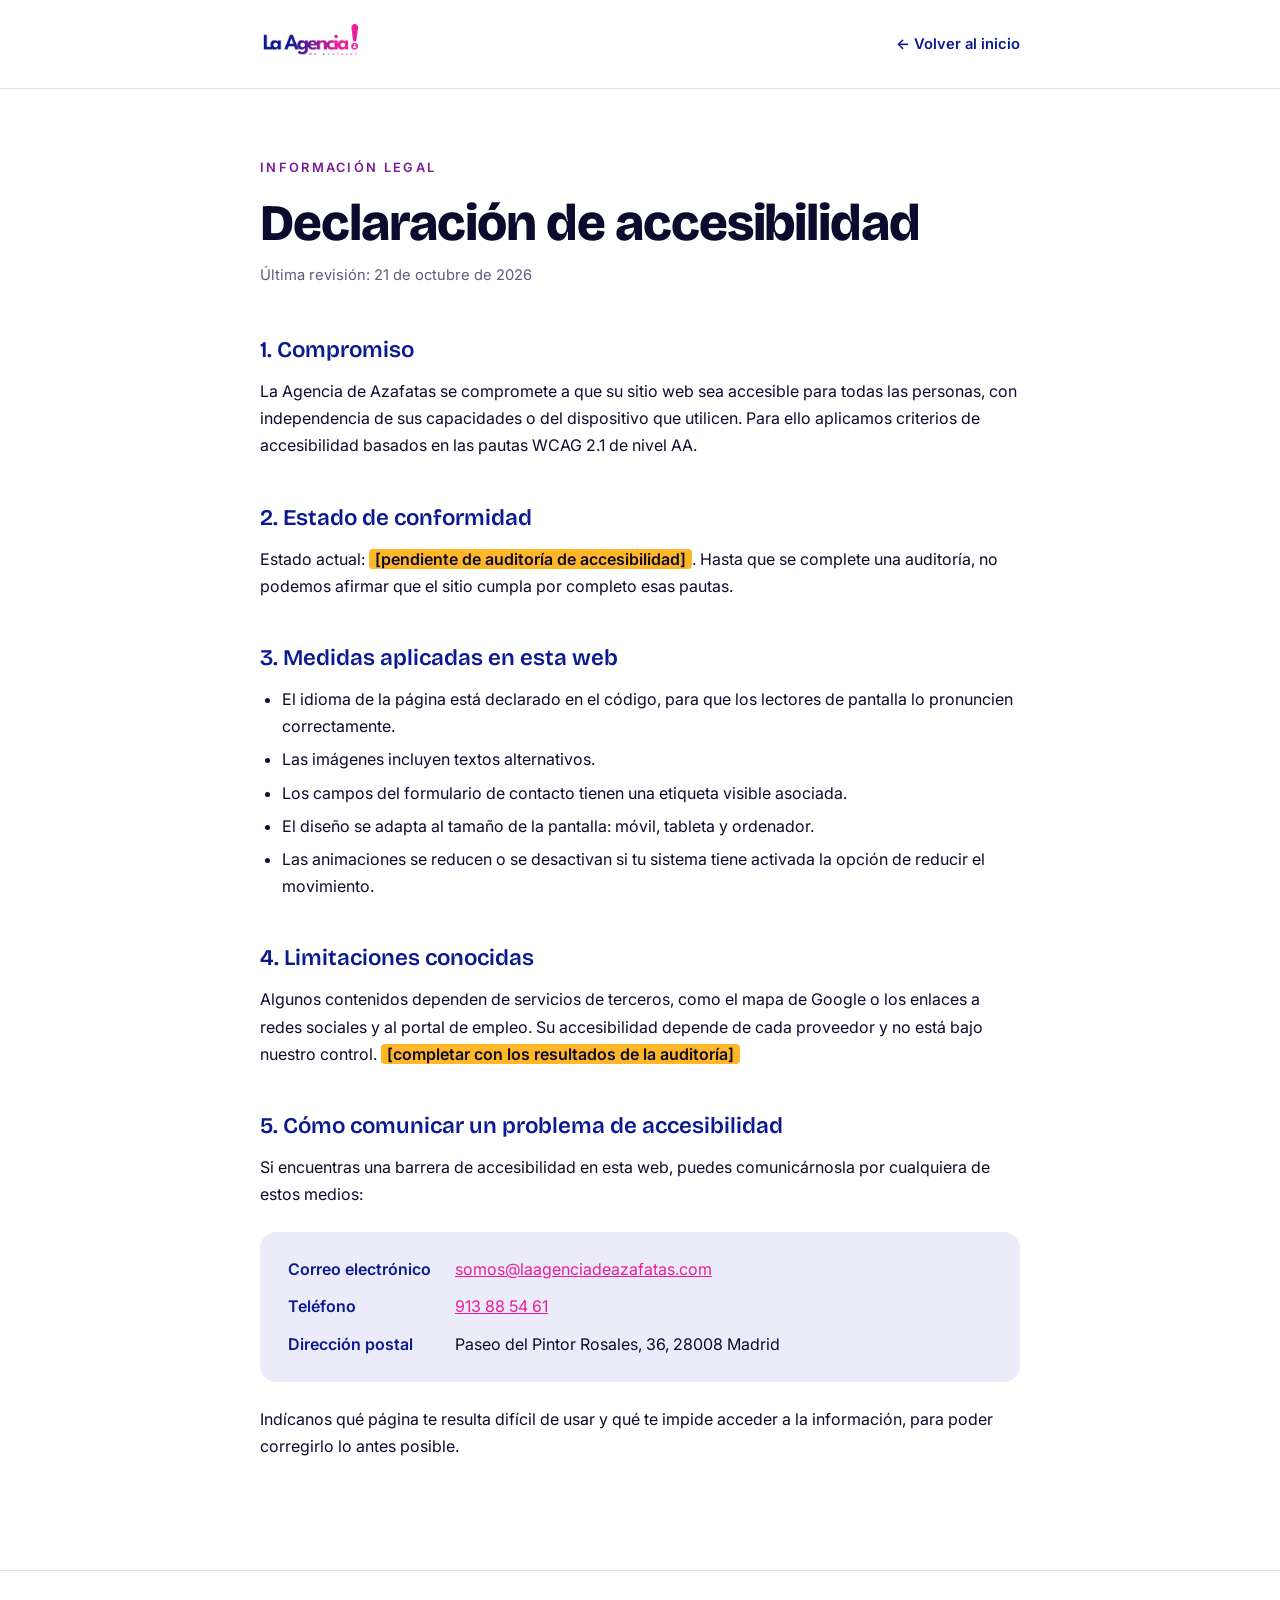
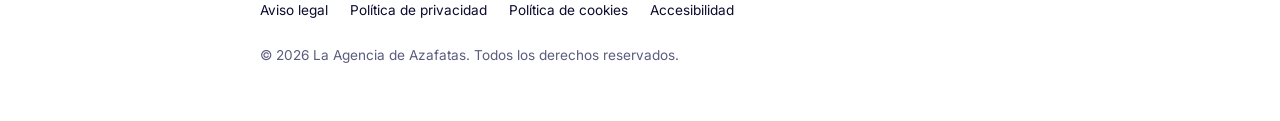
<file: legal/accesibilidad.html>
﻿<!DOCTYPE html>
<html lang="es-ES">
<head>
  <meta charset="UTF-8">
  <meta name="viewport" content="width=device-width, initial-scale=1.0">
  <title>Accesibilidad | La Agencia de Azafatas</title>
  <meta name="robots" content="noindex">
  <link rel="icon" href="../favicon.svg" type="image/svg+xml">
  <link rel="preconnect" href="https://fonts.googleapis.com">
  <link rel="preconnect" href="https://fonts.gstatic.com" crossorigin>
  <link rel="stylesheet" href="legal.css">
</head>
<body>

  <header class="legal-top">
    <div class="wrap">
      <a href="../index.html"><img src="../logo-color.png" alt="La Agencia de Azafatas"></a>
      <a href="../index.html">← Volver al inicio</a>
    </div>
  </header>

  <main>
    <div class="wrap">
      <span class="eyebrow">Información legal</span>
      <h1>Declaración de accesibilidad</h1>
      <p class="updated">Última revisión: 21 de octubre de 2026</p>

      <h2>1. Compromiso</h2>
      <p>La Agencia de Azafatas se compromete a que su sitio web sea accesible para todas las personas, con independencia de sus capacidades o del dispositivo que utilicen. Para ello aplicamos criterios de accesibilidad basados en las pautas WCAG 2.1 de nivel AA.</p>

      <h2>2. Estado de conformidad</h2>
      <p>Estado actual: <mark class="todo">[pendiente de auditoría de accesibilidad]</mark>. Hasta que se complete una auditoría, no podemos afirmar que el sitio cumpla por completo esas pautas.</p>

      <h2>3. Medidas aplicadas en esta web</h2>
      <ul>
        <li>El idioma de la página está declarado en el código, para que los lectores de pantalla lo pronuncien correctamente.</li>
        <li>Las imágenes incluyen textos alternativos.</li>
        <li>Los campos del formulario de contacto tienen una etiqueta visible asociada.</li>
        <li>El diseño se adapta al tamaño de la pantalla: móvil, tableta y ordenador.</li>
        <li>Las animaciones se reducen o se desactivan si tu sistema tiene activada la opción de reducir el movimiento.</li>
      </ul>

      <h2>4. Limitaciones conocidas</h2>
      <p>Algunos contenidos dependen de servicios de terceros, como el mapa de Google o los enlaces a redes sociales y al portal de empleo. Su accesibilidad depende de cada proveedor y no está bajo nuestro control. <mark class="todo">[completar con los resultados de la auditoría]</mark></p>

      <h2>5. Cómo comunicar un problema de accesibilidad</h2>
      <p>Si encuentras una barrera de accesibilidad en esta web, puedes comunicárnosla por cualquiera de estos medios:</p>
      <dl class="datos">
        <dt>Correo electrónico</dt>
        <dd><a href="mailto:somos@laagenciadeazafatas.com">somos@laagenciadeazafatas.com</a></dd>
        <dt>Teléfono</dt>
        <dd><a href="tel:+34913885461">913 88 54 61</a></dd>
        <dt>Dirección postal</dt>
        <dd>Paseo del Pintor Rosales, 36, 28008 Madrid</dd>
      </dl>
      <p>Indícanos qué página te resulta difícil de usar y qué te impide acceder a la información, para poder corregirlo lo antes posible.</p>
    </div>
  </main>

  <footer class="legal-foot">
    <div class="wrap">
      <ul>
        <li><a href="aviso-legal.html">Aviso legal</a></li>
        <li><a href="politica-de-privacidad.html">Política de privacidad</a></li>
        <li><a href="politica-de-cookies.html">Política de cookies</a></li>
        <li><a href="accesibilidad.html">Accesibilidad</a></li>
      </ul>
      <p>© 2026 La Agencia de Azafatas. Todos los derechos reservados.</p>
    </div>
  </footer>

</body>
</html>
</file>
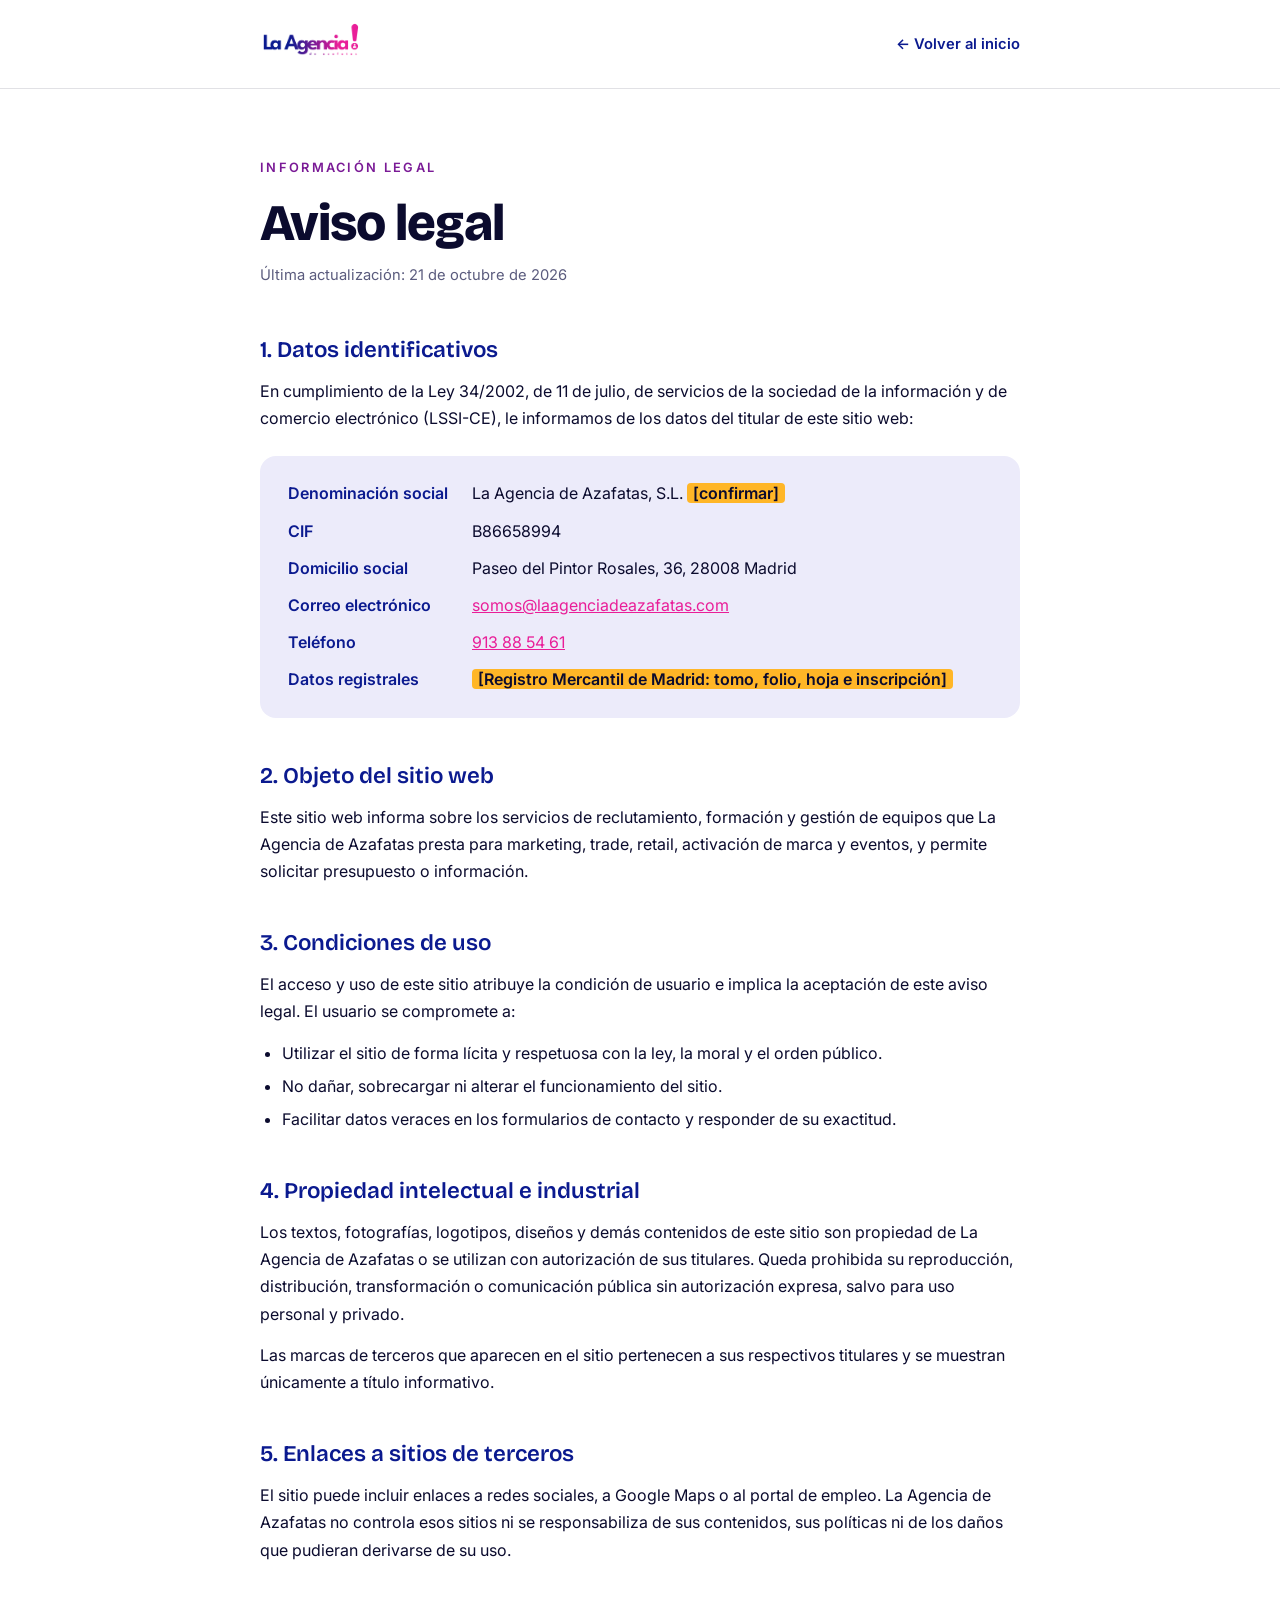
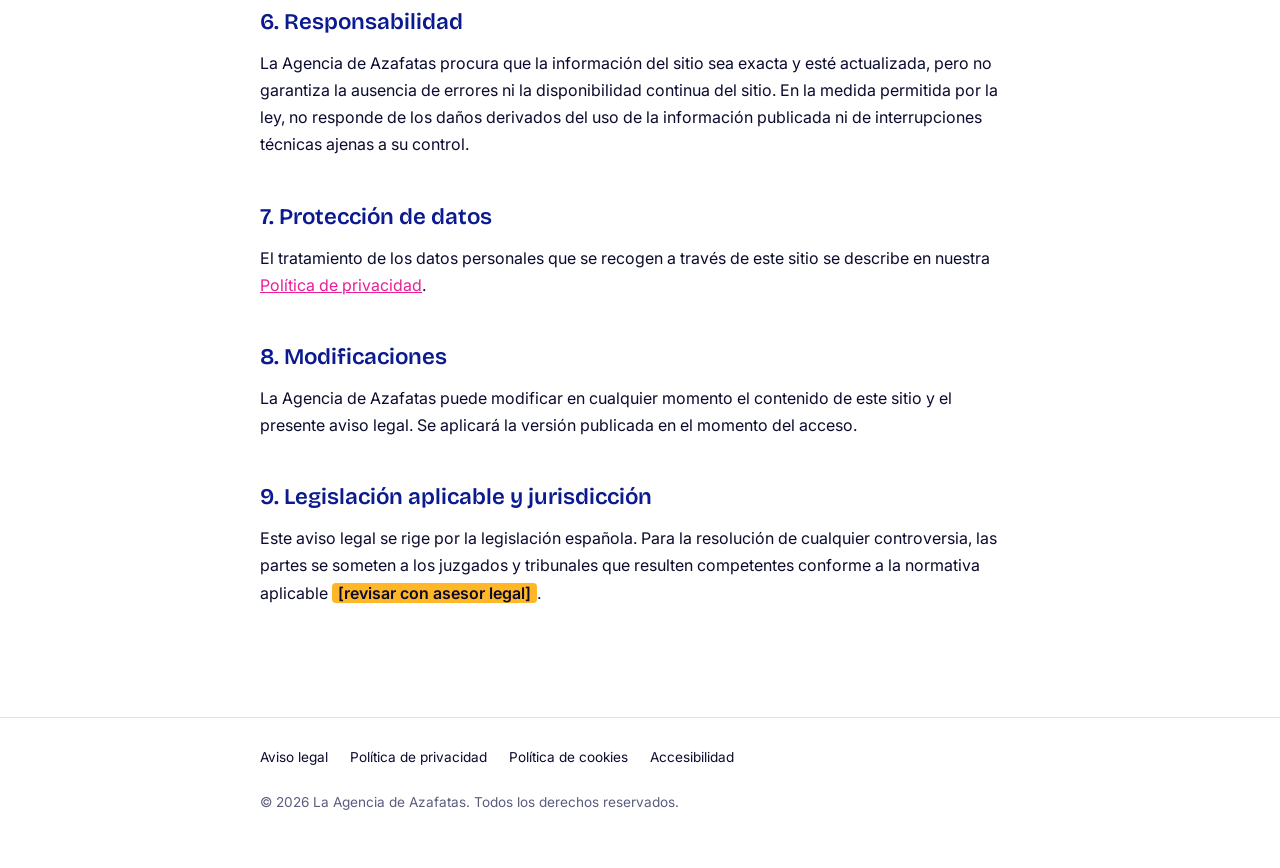
<file: legal/aviso-legal.html>
﻿<!DOCTYPE html>
<html lang="es-ES">
<head>
  <meta charset="UTF-8">
  <meta name="viewport" content="width=device-width, initial-scale=1.0">
  <title>Aviso legal | La Agencia de Azafatas</title>
  <meta name="robots" content="noindex">
  <link rel="icon" href="../favicon.svg" type="image/svg+xml">
  <link rel="preconnect" href="https://fonts.googleapis.com">
  <link rel="preconnect" href="https://fonts.gstatic.com" crossorigin>
  <link rel="stylesheet" href="legal.css">
</head>
<body>

  <header class="legal-top">
    <div class="wrap">
      <a href="../index.html"><img src="../logo-color.png" alt="La Agencia de Azafatas"></a>
      <a href="../index.html">← Volver al inicio</a>
    </div>
  </header>

  <main>
    <div class="wrap">
      <span class="eyebrow">Información legal</span>
      <h1>Aviso legal</h1>
      <p class="updated">Última actualización: 21 de octubre de 2026</p>

      <h2>1. Datos identificativos</h2>
      <p>En cumplimiento de la Ley 34/2002, de 11 de julio, de servicios de la sociedad de la información y de comercio electrónico (LSSI-CE), le informamos de los datos del titular de este sitio web:</p>
      <dl class="datos">
        <dt>Denominación social</dt>
        <dd>La Agencia de Azafatas, S.L. <mark class="todo">[confirmar]</mark></dd>
        <dt>CIF</dt>
        <dd>B86658994</dd>
        <dt>Domicilio social</dt>
        <dd>Paseo del Pintor Rosales, 36, 28008 Madrid</dd>
        <dt>Correo electrónico</dt>
        <dd><a href="mailto:somos@laagenciadeazafatas.com">somos@laagenciadeazafatas.com</a></dd>
        <dt>Teléfono</dt>
        <dd><a href="tel:+34913885461">913 88 54 61</a></dd>
        <dt>Datos registrales</dt>
        <dd><mark class="todo">[Registro Mercantil de Madrid: tomo, folio, hoja e inscripción]</mark></dd>
      </dl>

      <h2>2. Objeto del sitio web</h2>
      <p>Este sitio web informa sobre los servicios de reclutamiento, formación y gestión de equipos que La Agencia de Azafatas presta para marketing, trade, retail, activación de marca y eventos, y permite solicitar presupuesto o información.</p>

      <h2>3. Condiciones de uso</h2>
      <p>El acceso y uso de este sitio atribuye la condición de usuario e implica la aceptación de este aviso legal. El usuario se compromete a:</p>
      <ul>
        <li>Utilizar el sitio de forma lícita y respetuosa con la ley, la moral y el orden público.</li>
        <li>No dañar, sobrecargar ni alterar el funcionamiento del sitio.</li>
        <li>Facilitar datos veraces en los formularios de contacto y responder de su exactitud.</li>
      </ul>

      <h2>4. Propiedad intelectual e industrial</h2>
      <p>Los textos, fotografías, logotipos, diseños y demás contenidos de este sitio son propiedad de La Agencia de Azafatas o se utilizan con autorización de sus titulares. Queda prohibida su reproducción, distribución, transformación o comunicación pública sin autorización expresa, salvo para uso personal y privado.</p>
      <p>Las marcas de terceros que aparecen en el sitio pertenecen a sus respectivos titulares y se muestran únicamente a título informativo.</p>

      <h2>5. Enlaces a sitios de terceros</h2>
      <p>El sitio puede incluir enlaces a redes sociales, a Google Maps o al portal de empleo. La Agencia de Azafatas no controla esos sitios ni se responsabiliza de sus contenidos, sus políticas ni de los daños que pudieran derivarse de su uso.</p>

      <h2>6. Responsabilidad</h2>
      <p>La Agencia de Azafatas procura que la información del sitio sea exacta y esté actualizada, pero no garantiza la ausencia de errores ni la disponibilidad continua del sitio. En la medida permitida por la ley, no responde de los daños derivados del uso de la información publicada ni de interrupciones técnicas ajenas a su control.</p>

      <h2>7. Protección de datos</h2>
      <p>El tratamiento de los datos personales que se recogen a través de este sitio se describe en nuestra <a href="politica-de-privacidad.html">Política de privacidad</a>.</p>

      <h2>8. Modificaciones</h2>
      <p>La Agencia de Azafatas puede modificar en cualquier momento el contenido de este sitio y el presente aviso legal. Se aplicará la versión publicada en el momento del acceso.</p>

      <h2>9. Legislación aplicable y jurisdicción</h2>
      <p>Este aviso legal se rige por la legislación española. Para la resolución de cualquier controversia, las partes se someten a los juzgados y tribunales que resulten competentes conforme a la normativa aplicable <mark class="todo">[revisar con asesor legal]</mark>.</p>
    </div>
  </main>

  <footer class="legal-foot">
    <div class="wrap">
      <ul>
        <li><a href="aviso-legal.html">Aviso legal</a></li>
        <li><a href="politica-de-privacidad.html">Política de privacidad</a></li>
        <li><a href="politica-de-cookies.html">Política de cookies</a></li>
        <li><a href="accesibilidad.html">Accesibilidad</a></li>
      </ul>
      <p>© 2026 La Agencia de Azafatas. Todos los derechos reservados.</p>
    </div>
  </footer>

</body>
</html>
</file>
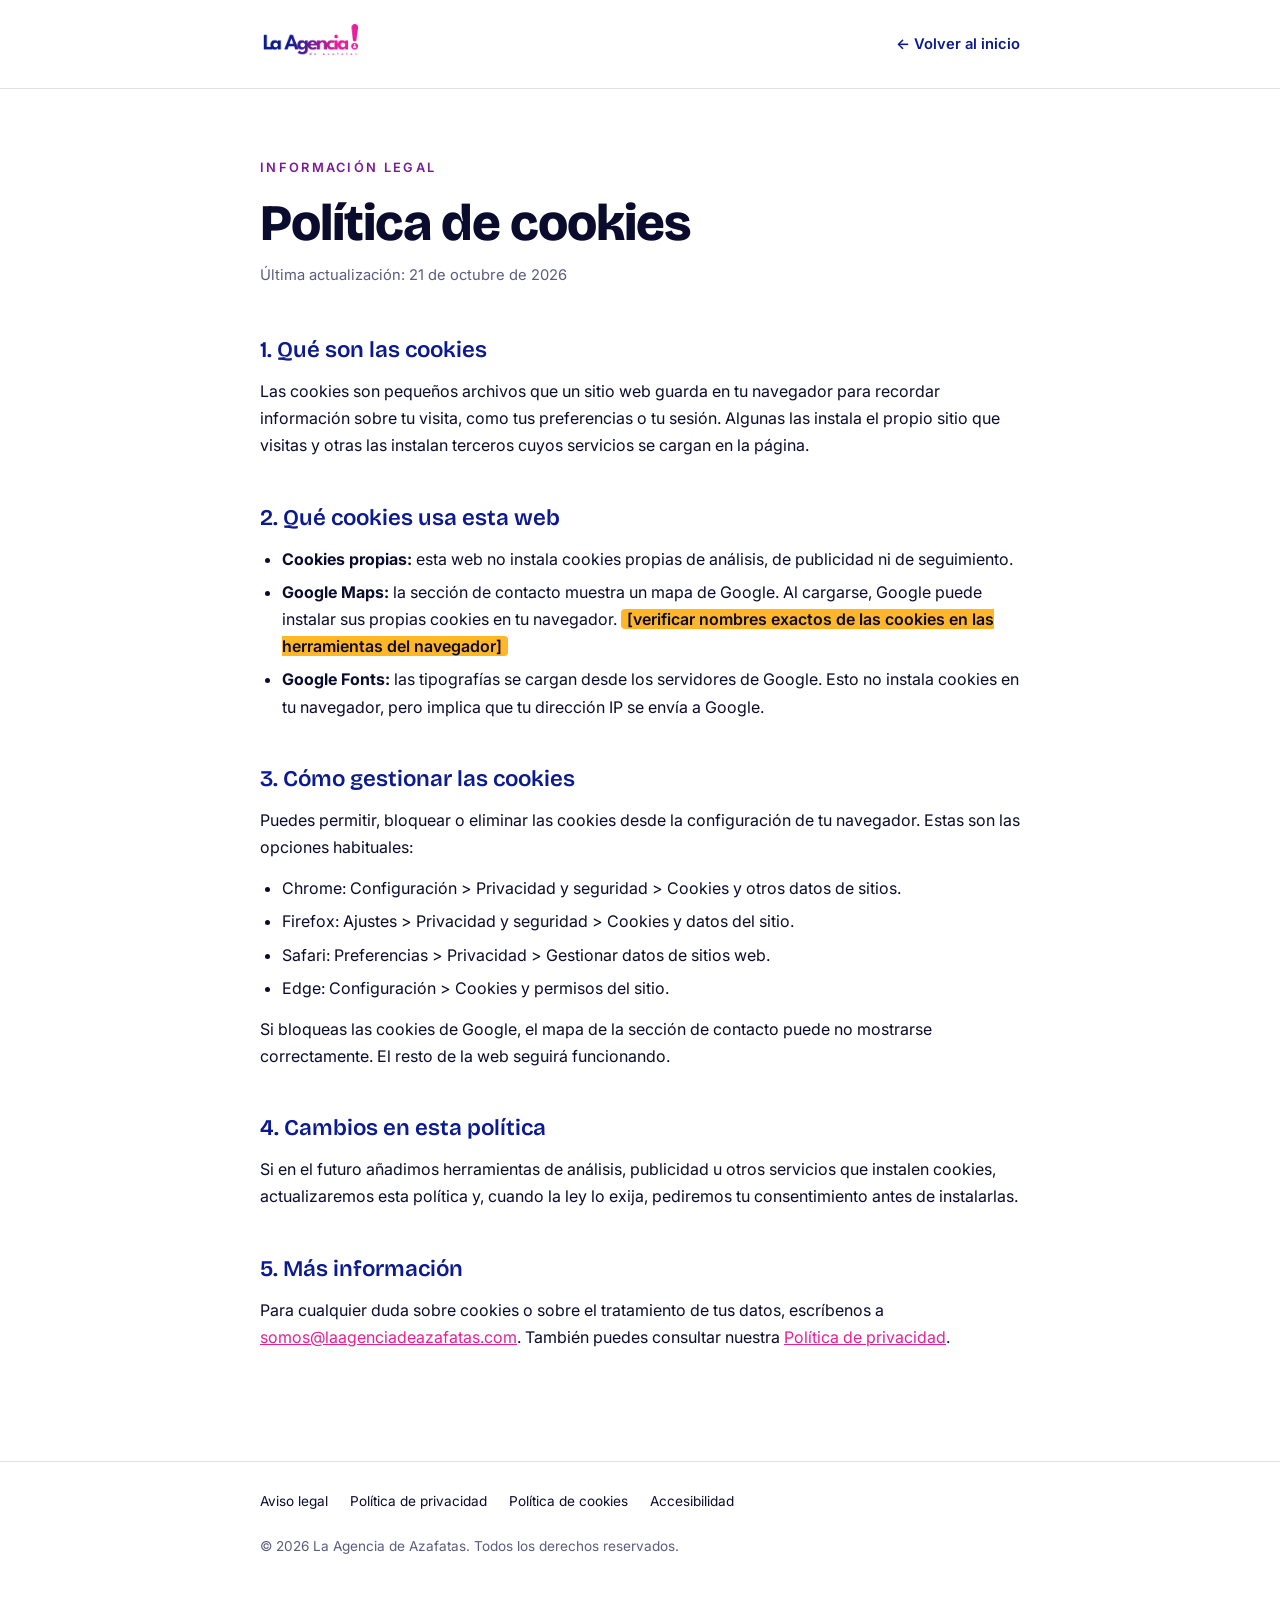
<file: legal/politica-de-cookies.html>
﻿<!DOCTYPE html>
<html lang="es-ES">
<head>
  <meta charset="UTF-8">
  <meta name="viewport" content="width=device-width, initial-scale=1.0">
  <title>Política de cookies | La Agencia de Azafatas</title>
  <meta name="robots" content="noindex">
  <link rel="icon" href="../favicon.svg" type="image/svg+xml">
  <link rel="preconnect" href="https://fonts.googleapis.com">
  <link rel="preconnect" href="https://fonts.gstatic.com" crossorigin>
  <link rel="stylesheet" href="legal.css">
</head>
<body>

  <header class="legal-top">
    <div class="wrap">
      <a href="../index.html"><img src="../logo-color.png" alt="La Agencia de Azafatas"></a>
      <a href="../index.html">← Volver al inicio</a>
    </div>
  </header>

  <main>
    <div class="wrap">
      <span class="eyebrow">Información legal</span>
      <h1>Política de cookies</h1>
      <p class="updated">Última actualización: 21 de octubre de 2026</p>

      <h2>1. Qué son las cookies</h2>
      <p>Las cookies son pequeños archivos que un sitio web guarda en tu navegador para recordar información sobre tu visita, como tus preferencias o tu sesión. Algunas las instala el propio sitio que visitas y otras las instalan terceros cuyos servicios se cargan en la página.</p>

      <h2>2. Qué cookies usa esta web</h2>
      <ul>
        <li><strong>Cookies propias:</strong> esta web no instala cookies propias de análisis, de publicidad ni de seguimiento.</li>
        <li><strong>Google Maps:</strong> la sección de contacto muestra un mapa de Google. Al cargarse, Google puede instalar sus propias cookies en tu navegador. <mark class="todo">[verificar nombres exactos de las cookies en las herramientas del navegador]</mark></li>
        <li><strong>Google Fonts:</strong> las tipografías se cargan desde los servidores de Google. Esto no instala cookies en tu navegador, pero implica que tu dirección IP se envía a Google.</li>
      </ul>

      <h2>3. Cómo gestionar las cookies</h2>
      <p>Puedes permitir, bloquear o eliminar las cookies desde la configuración de tu navegador. Estas son las opciones habituales:</p>
      <ul>
        <li>Chrome: Configuración &gt; Privacidad y seguridad &gt; Cookies y otros datos de sitios.</li>
        <li>Firefox: Ajustes &gt; Privacidad y seguridad &gt; Cookies y datos del sitio.</li>
        <li>Safari: Preferencias &gt; Privacidad &gt; Gestionar datos de sitios web.</li>
        <li>Edge: Configuración &gt; Cookies y permisos del sitio.</li>
      </ul>
      <p>Si bloqueas las cookies de Google, el mapa de la sección de contacto puede no mostrarse correctamente. El resto de la web seguirá funcionando.</p>

      <h2>4. Cambios en esta política</h2>
      <p>Si en el futuro añadimos herramientas de análisis, publicidad u otros servicios que instalen cookies, actualizaremos esta política y, cuando la ley lo exija, pediremos tu consentimiento antes de instalarlas.</p>

      <h2>5. Más información</h2>
      <p>Para cualquier duda sobre cookies o sobre el tratamiento de tus datos, escríbenos a <a href="mailto:somos@laagenciadeazafatas.com">somos@laagenciadeazafatas.com</a>. También puedes consultar nuestra <a href="politica-de-privacidad.html">Política de privacidad</a>.</p>
    </div>
  </main>

  <footer class="legal-foot">
    <div class="wrap">
      <ul>
        <li><a href="aviso-legal.html">Aviso legal</a></li>
        <li><a href="politica-de-privacidad.html">Política de privacidad</a></li>
        <li><a href="politica-de-cookies.html">Política de cookies</a></li>
        <li><a href="accesibilidad.html">Accesibilidad</a></li>
      </ul>
      <p>© 2026 La Agencia de Azafatas. Todos los derechos reservados.</p>
    </div>
  </footer>

</body>
</html>
</file>
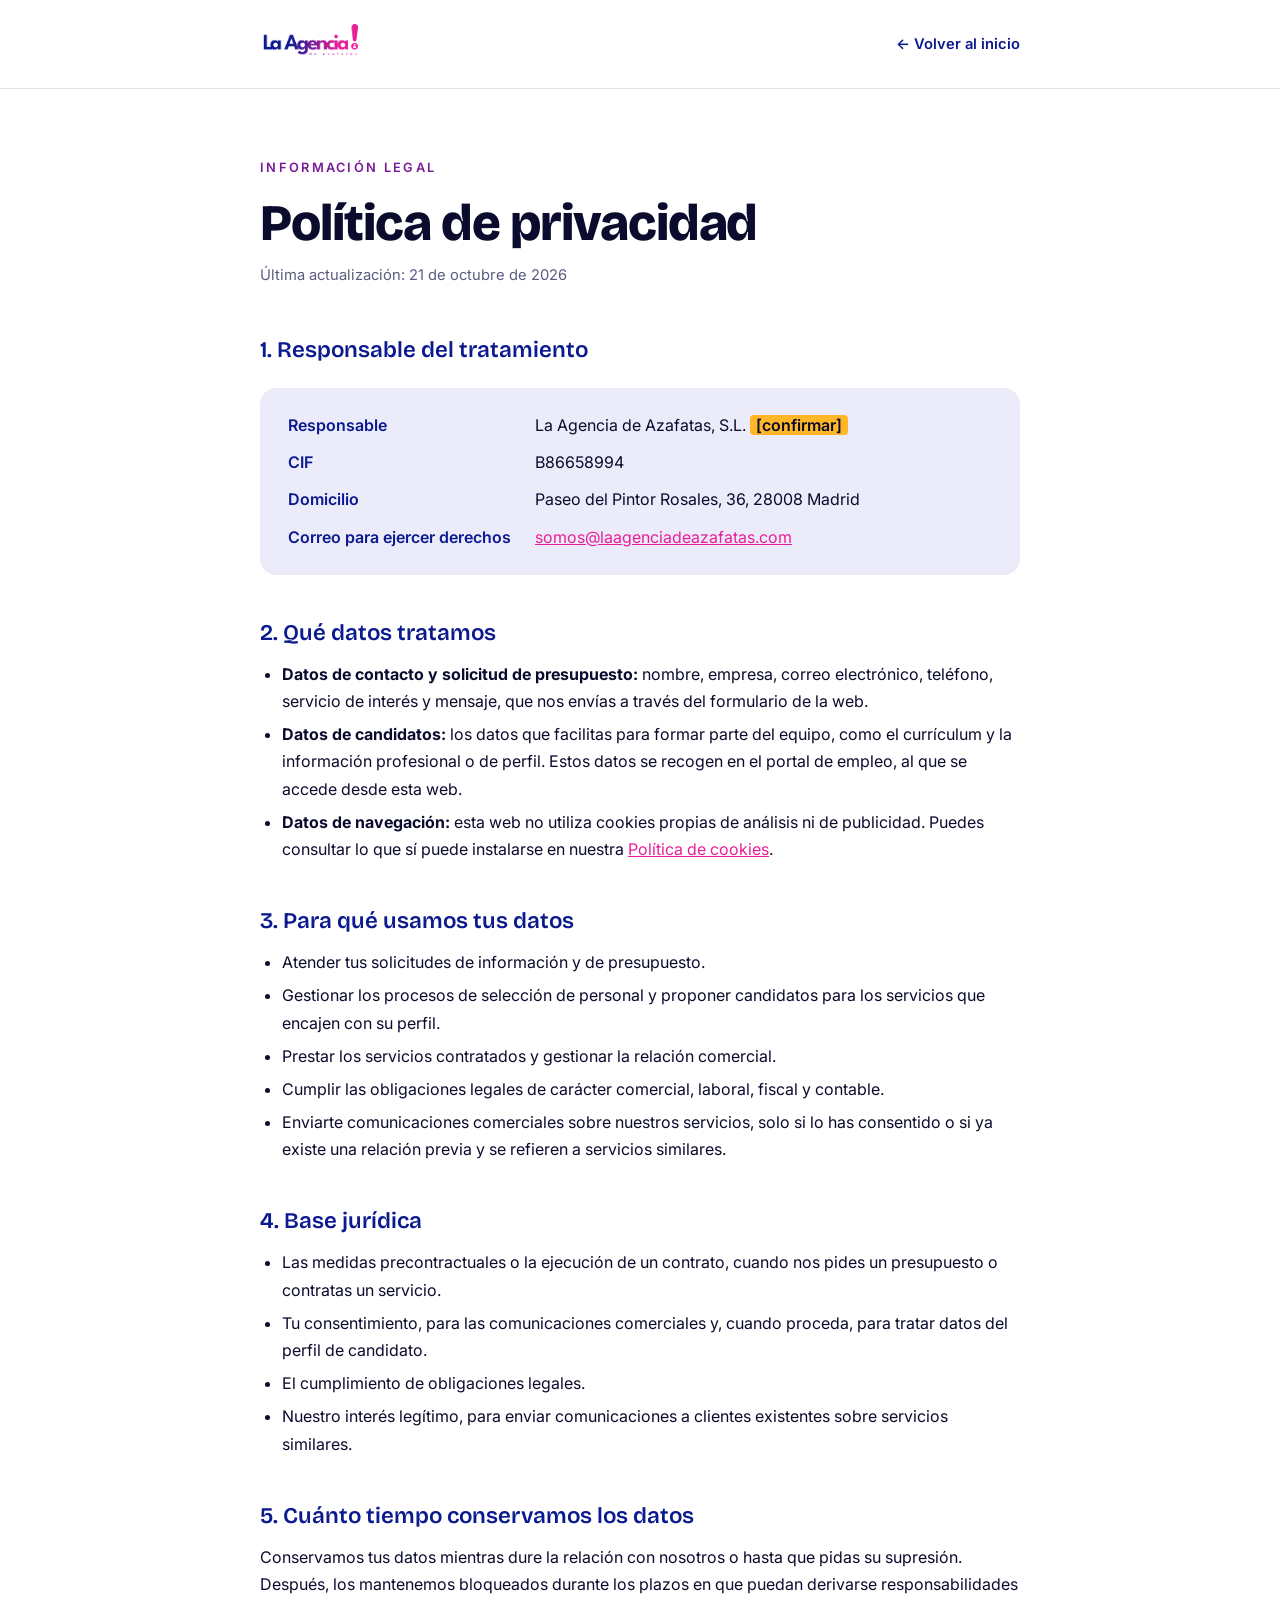
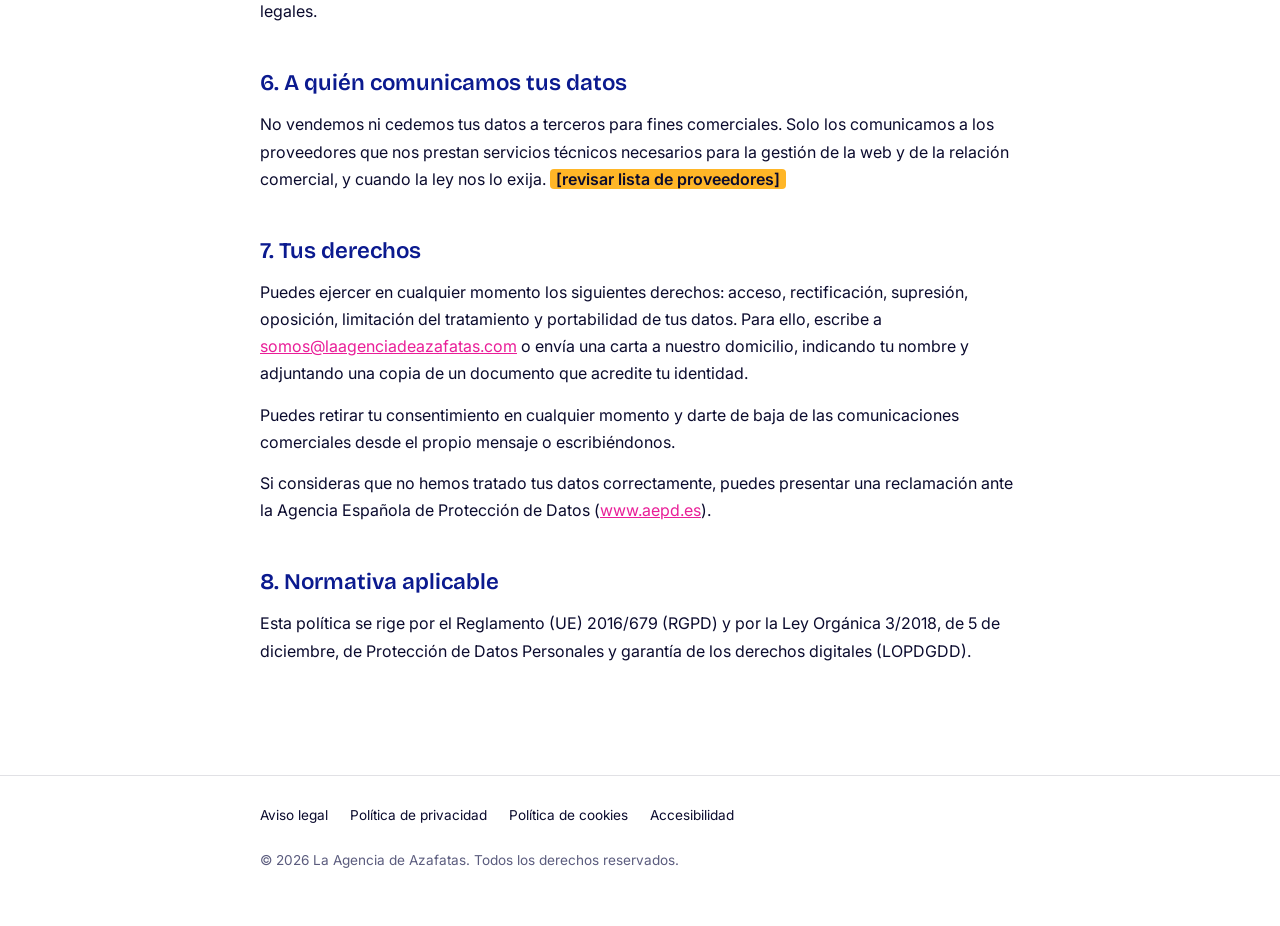
<file: legal/politica-de-privacidad.html>
﻿<!DOCTYPE html>
<html lang="es-ES">
<head>
  <meta charset="UTF-8">
  <meta name="viewport" content="width=device-width, initial-scale=1.0">
  <title>Política de privacidad | La Agencia de Azafatas</title>
  <meta name="robots" content="noindex">
  <link rel="icon" href="../favicon.svg" type="image/svg+xml">
  <link rel="preconnect" href="https://fonts.googleapis.com">
  <link rel="preconnect" href="https://fonts.gstatic.com" crossorigin>
  <link rel="stylesheet" href="legal.css">
</head>
<body>

  <header class="legal-top">
    <div class="wrap">
      <a href="../index.html"><img src="../logo-color.png" alt="La Agencia de Azafatas"></a>
      <a href="../index.html">← Volver al inicio</a>
    </div>
  </header>

  <main>
    <div class="wrap">
      <span class="eyebrow">Información legal</span>
      <h1>Política de privacidad</h1>
      <p class="updated">Última actualización: 21 de octubre de 2026</p>

      <h2>1. Responsable del tratamiento</h2>
      <dl class="datos">
        <dt>Responsable</dt>
        <dd>La Agencia de Azafatas, S.L. <mark class="todo">[confirmar]</mark></dd>
        <dt>CIF</dt>
        <dd>B86658994</dd>
        <dt>Domicilio</dt>
        <dd>Paseo del Pintor Rosales, 36, 28008 Madrid</dd>
        <dt>Correo para ejercer derechos</dt>
        <dd><a href="mailto:somos@laagenciadeazafatas.com">somos@laagenciadeazafatas.com</a></dd>
      </dl>

      <h2>2. Qué datos tratamos</h2>
      <ul>
        <li><strong>Datos de contacto y solicitud de presupuesto:</strong> nombre, empresa, correo electrónico, teléfono, servicio de interés y mensaje, que nos envías a través del formulario de la web.</li>
        <li><strong>Datos de candidatos:</strong> los datos que facilitas para formar parte del equipo, como el currículum y la información profesional o de perfil. Estos datos se recogen en el portal de empleo, al que se accede desde esta web.</li>
        <li><strong>Datos de navegación:</strong> esta web no utiliza cookies propias de análisis ni de publicidad. Puedes consultar lo que sí puede instalarse en nuestra <a href="politica-de-cookies.html">Política de cookies</a>.</li>
      </ul>

      <h2>3. Para qué usamos tus datos</h2>
      <ul>
        <li>Atender tus solicitudes de información y de presupuesto.</li>
        <li>Gestionar los procesos de selección de personal y proponer candidatos para los servicios que encajen con su perfil.</li>
        <li>Prestar los servicios contratados y gestionar la relación comercial.</li>
        <li>Cumplir las obligaciones legales de carácter comercial, laboral, fiscal y contable.</li>
        <li>Enviarte comunicaciones comerciales sobre nuestros servicios, solo si lo has consentido o si ya existe una relación previa y se refieren a servicios similares.</li>
      </ul>

      <h2>4. Base jurídica</h2>
      <ul>
        <li>Las medidas precontractuales o la ejecución de un contrato, cuando nos pides un presupuesto o contratas un servicio.</li>
        <li>Tu consentimiento, para las comunicaciones comerciales y, cuando proceda, para tratar datos del perfil de candidato.</li>
        <li>El cumplimiento de obligaciones legales.</li>
        <li>Nuestro interés legítimo, para enviar comunicaciones a clientes existentes sobre servicios similares.</li>
      </ul>

      <h2>5. Cuánto tiempo conservamos los datos</h2>
      <p>Conservamos tus datos mientras dure la relación con nosotros o hasta que pidas su supresión. Después, los mantenemos bloqueados durante los plazos en que puedan derivarse responsabilidades legales.</p>

      <h2>6. A quién comunicamos tus datos</h2>
      <p>No vendemos ni cedemos tus datos a terceros para fines comerciales. Solo los comunicamos a los proveedores que nos prestan servicios técnicos necesarios para la gestión de la web y de la relación comercial, y cuando la ley nos lo exija. <mark class="todo">[revisar lista de proveedores]</mark></p>

      <h2>7. Tus derechos</h2>
      <p>Puedes ejercer en cualquier momento los siguientes derechos: acceso, rectificación, supresión, oposición, limitación del tratamiento y portabilidad de tus datos. Para ello, escribe a <a href="mailto:somos@laagenciadeazafatas.com">somos@laagenciadeazafatas.com</a> o envía una carta a nuestro domicilio, indicando tu nombre y adjuntando una copia de un documento que acredite tu identidad.</p>
      <p>Puedes retirar tu consentimiento en cualquier momento y darte de baja de las comunicaciones comerciales desde el propio mensaje o escribiéndonos.</p>
      <p>Si consideras que no hemos tratado tus datos correctamente, puedes presentar una reclamación ante la Agencia Española de Protección de Datos (<a href="https://www.aepd.es" target="_blank" rel="noopener">www.aepd.es</a>).</p>

      <h2>8. Normativa aplicable</h2>
      <p>Esta política se rige por el Reglamento (UE) 2016/679 (RGPD) y por la Ley Orgánica 3/2018, de 5 de diciembre, de Protección de Datos Personales y garantía de los derechos digitales (LOPDGDD).</p>
    </div>
  </main>

  <footer class="legal-foot">
    <div class="wrap">
      <ul>
        <li><a href="aviso-legal.html">Aviso legal</a></li>
        <li><a href="politica-de-privacidad.html">Política de privacidad</a></li>
        <li><a href="politica-de-cookies.html">Política de cookies</a></li>
        <li><a href="accesibilidad.html">Accesibilidad</a></li>
      </ul>
      <p>© 2026 La Agencia de Azafatas. Todos los derechos reservados.</p>
    </div>
  </footer>

</body>
</html>
</file>
<file: legal/legal.css>
@import url('https://fonts.googleapis.com/css2?family=Bricolage+Grotesque:opsz,wght@12..96,600;12..96,800&family=Inter:wght@400;500;600&display=swap');

:root {
  --indigo: #0B1A8F;
  --violet: #7A1A96;
  --accent: #E91E98;
  --gold: #FFB627;
  --ink: #0B0B2E;
  --muted: #5B5C7E;
  --lav: #ECEBFA;
  --rose: #FDE6F3;
  --line: rgba(11, 11, 46, 0.12);
  --font-display: 'Bricolage Grotesque', system-ui, sans-serif;
  --font-body: 'Inter', system-ui, sans-serif;
}

* { margin: 0; padding: 0; box-sizing: border-box; }
html { scroll-behavior: smooth; }
body {
  background: #FFFFFF;
  color: var(--ink);
  font-family: var(--font-body);
  line-height: 1.7;
}
a { color: var(--accent); }
a:hover { color: var(--indigo); }
::selection { background: var(--accent); color: #fff; }

.wrap { width: min(760px, calc(100% - 32px)); margin: 0 auto; }

.legal-top {
  border-bottom: 1px solid var(--line);
  padding: 20px 0;
}
.legal-top .wrap {
  display: flex;
  justify-content: space-between;
  align-items: center;
  gap: 16px;
}
.legal-top img { height: 40px; width: auto; }
.legal-top a { color: var(--indigo); font-weight: 600; font-size: 0.92rem; text-decoration: none; }

main { padding: 64px 0 96px; }

.eyebrow {
  font-size: 0.8rem;
  letter-spacing: 0.18em;
  text-transform: uppercase;
  color: var(--violet);
  font-weight: 600;
  margin-bottom: 16px;
  display: inline-block;
}
h1 {
  font-family: var(--font-display);
  font-size: clamp(2.2rem, 5vw, 3.2rem);
  font-weight: 800;
  line-height: 1.1;
  letter-spacing: -0.02em;
  color: var(--ink);
  margin-bottom: 12px;
}
.updated { color: var(--muted); font-size: 0.92rem; margin-bottom: 48px; }

h2 {
  font-family: var(--font-display);
  font-size: 1.4rem;
  font-weight: 600;
  color: var(--indigo);
  margin: 44px 0 14px;
  line-height: 1.25;
}
p { margin-bottom: 14px; }
ul { padding-left: 22px; margin-bottom: 14px; }
li { margin-bottom: 6px; }

.datos {
  background: var(--lav);
  border-radius: 16px;
  padding: 24px 28px;
  margin: 24px 0;
  display: grid;
  grid-template-columns: max-content 1fr;
  gap: 10px 24px;
}
.datos dt { font-weight: 600; color: var(--indigo); }
.datos dd { margin: 0; }

.todo {
  background: var(--gold);
  color: var(--ink);
  padding: 0 6px;
  border-radius: 4px;
  font-weight: 600;
}

.legal-foot {
  border-top: 1px solid var(--line);
  padding: 28px 0 40px;
  color: var(--muted);
  font-size: 0.85rem;
}
.legal-foot ul {
  list-style: none;
  padding: 0;
  display: flex;
  flex-wrap: wrap;
  gap: 8px 22px;
  margin-bottom: 16px;
}
.legal-foot a { color: var(--ink); text-decoration: none; }
.legal-foot a:hover { color: var(--accent); }

@media (max-width: 560px) {
  .datos { grid-template-columns: 1fr; gap: 4px; }
  .datos dt { margin-top: 10px; }
  .datos dt:first-child { margin-top: 0; }
  .legal-top img { height: 32px; }
}

@media (prefers-reduced-motion: reduce) {
  html { scroll-behavior: auto; }
}
</file>
